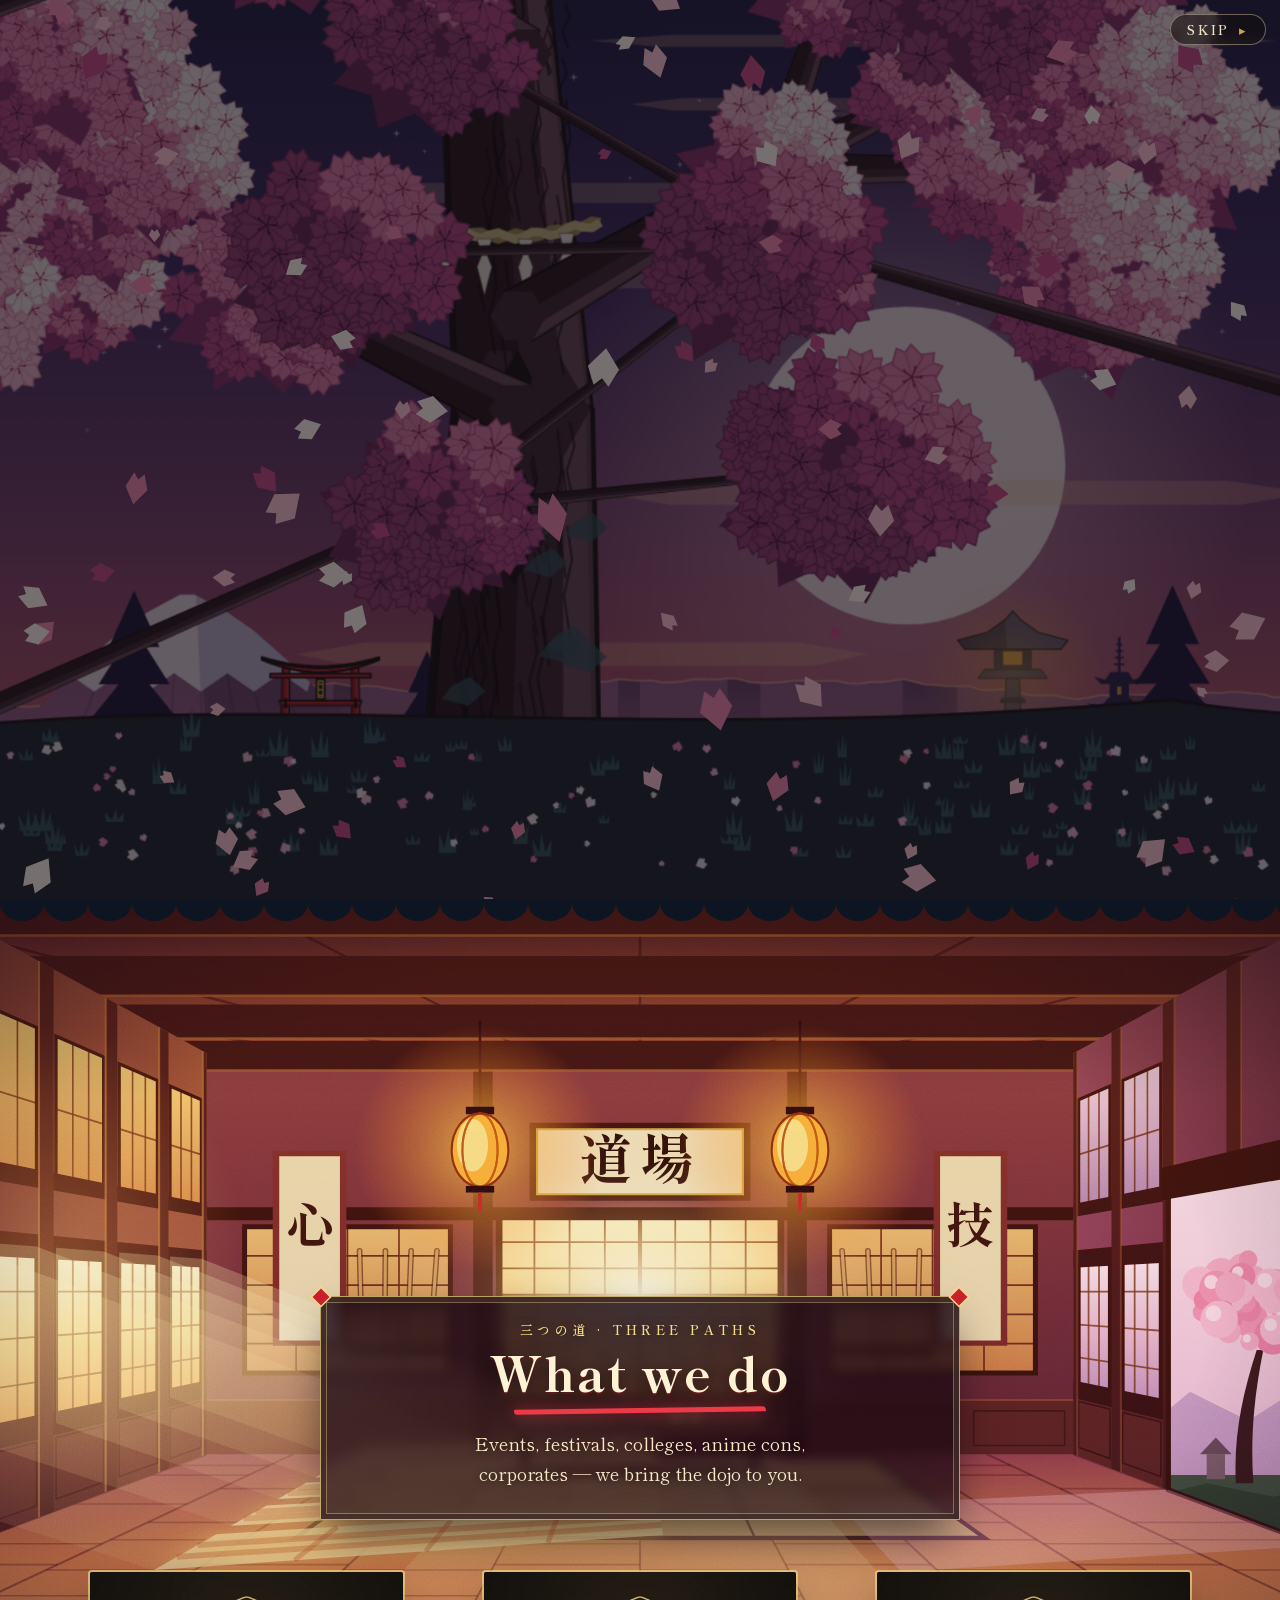
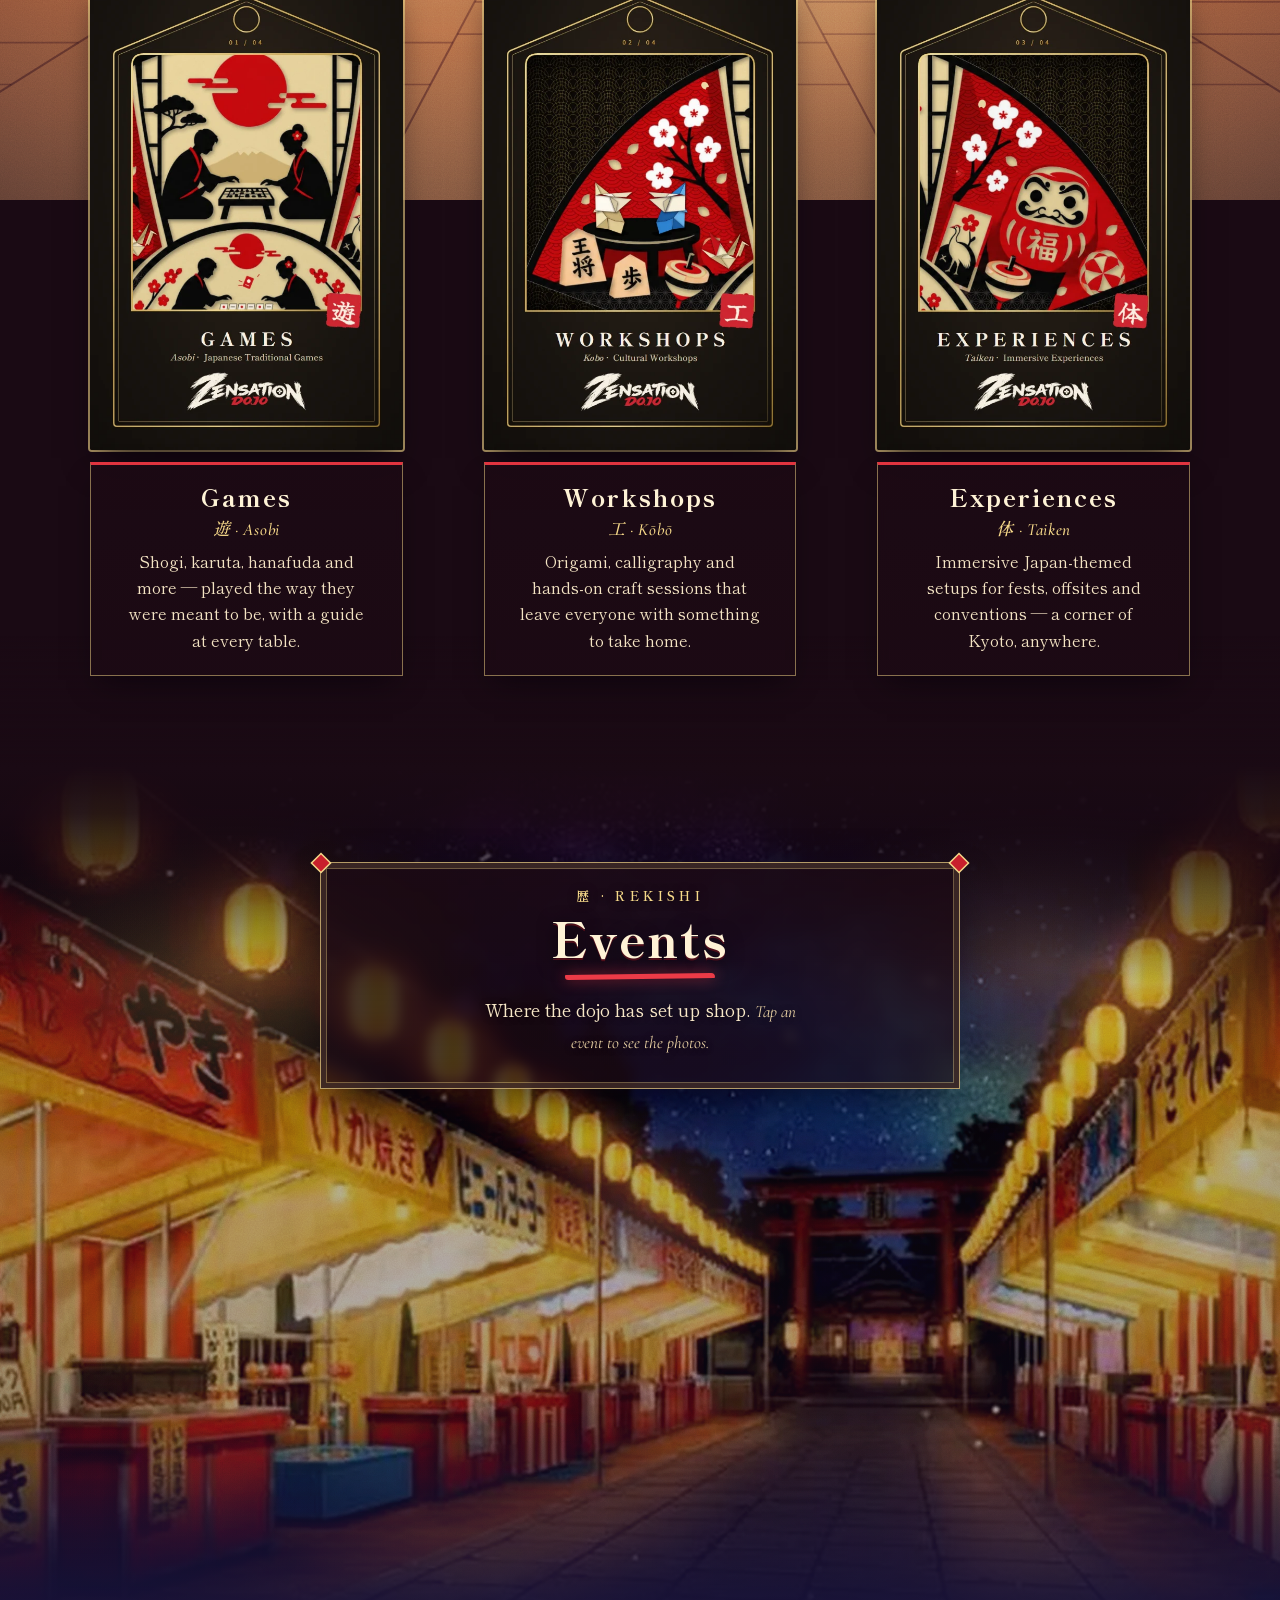
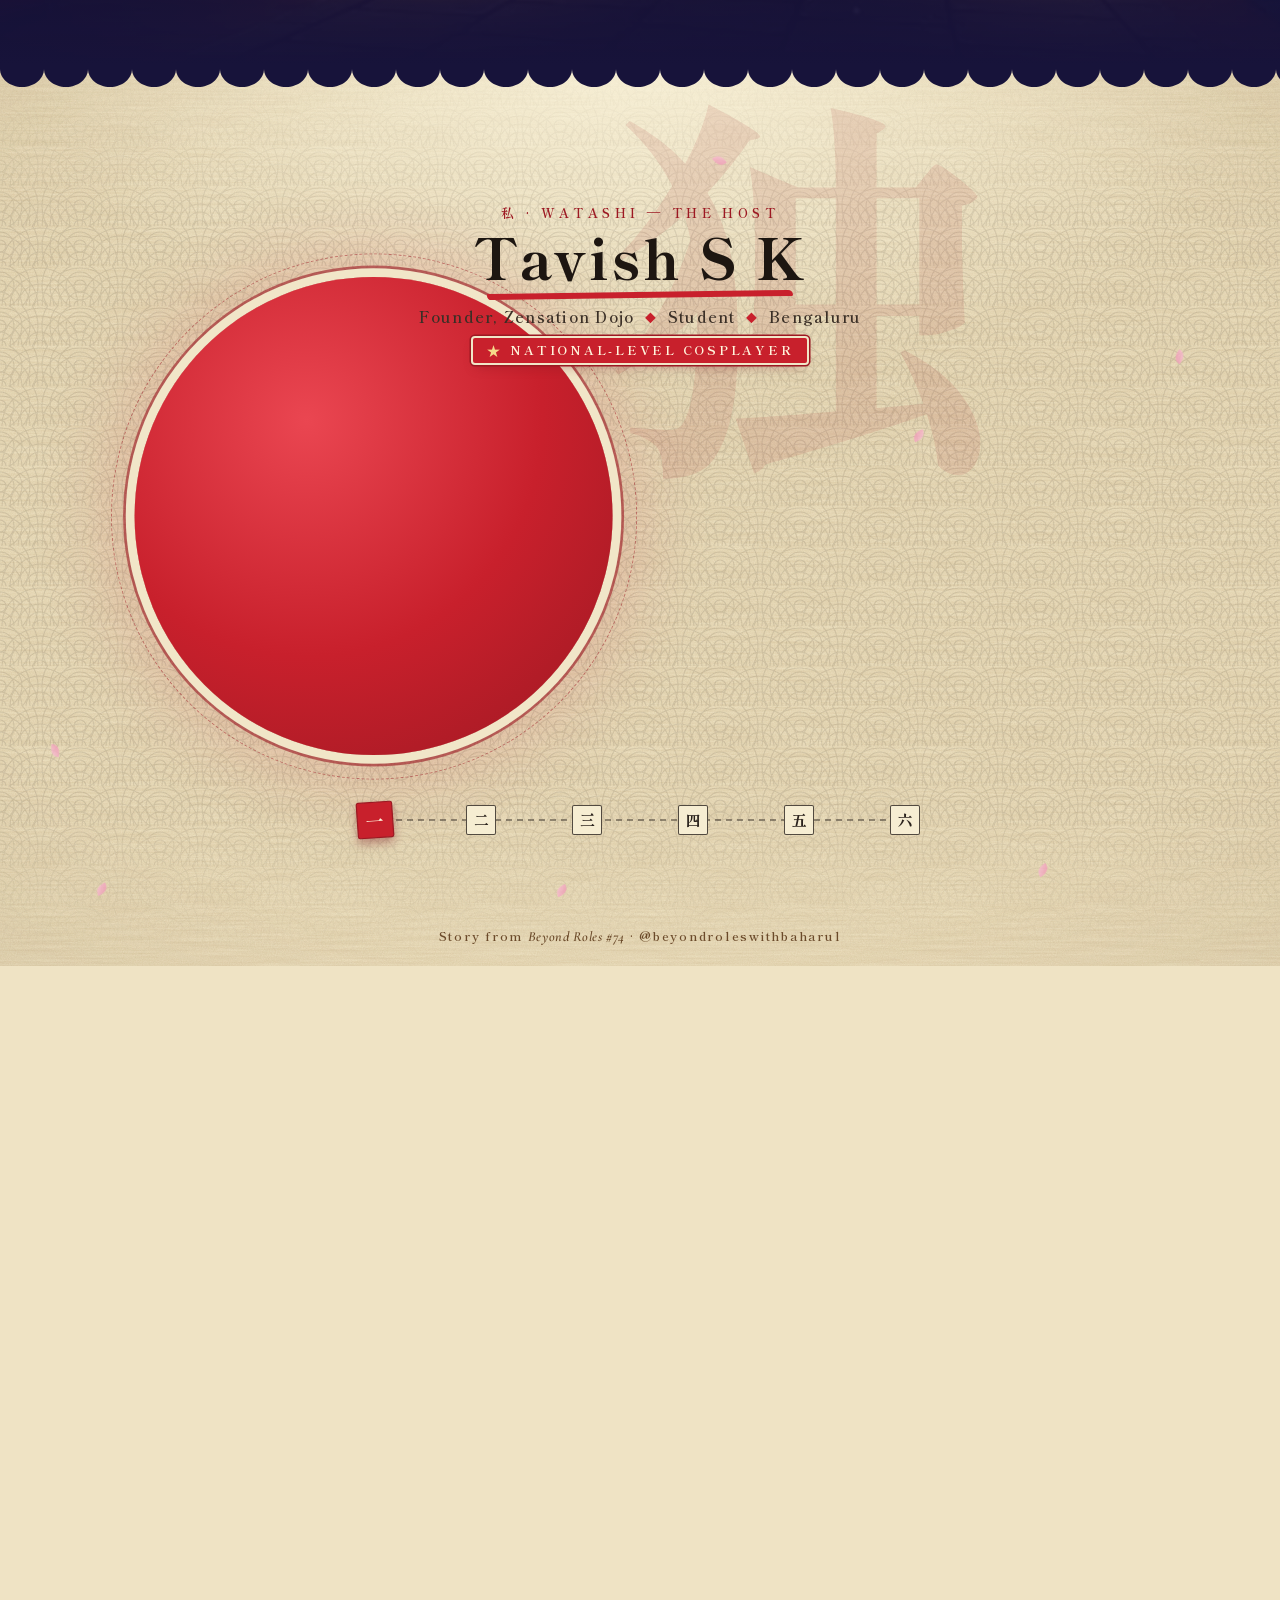
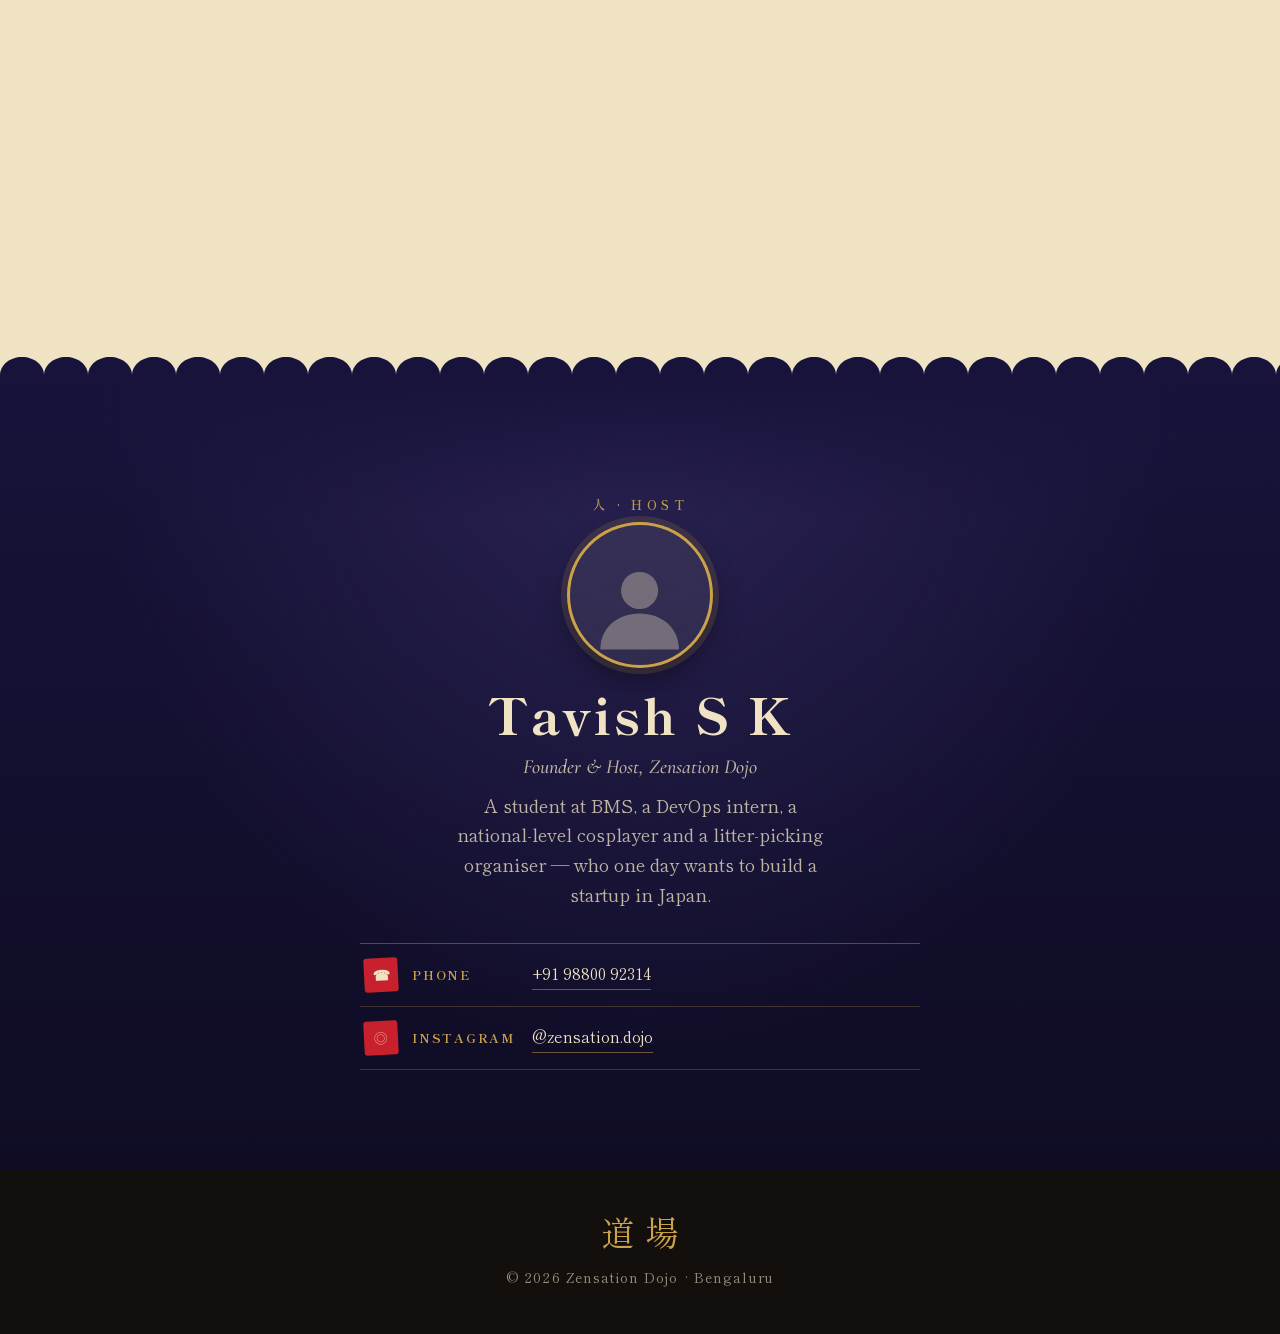
<file: website/index.html>
<!doctype html>
<html lang="en">
<head>
<meta charset="utf-8">
<meta name="viewport" content="width=device-width,initial-scale=1,viewport-fit=cover">
<title>Zensation Dojo — Where every game reveals a piece of Japan</title>
<meta name="description" content="Zensation Dojo brings traditional Japanese games, workshops and immersive experiences to colleges, festivals, anime cons and corporates in Bengaluru.">
<meta name="theme-color" content="#14123a">
<link rel="preconnect" href="https://fonts.googleapis.com">
<link rel="preconnect" href="https://fonts.gstatic.com" crossorigin>
<link href="https://fonts.googleapis.com/css2?family=Cormorant+Garamond:ital,wght@0,500;0,700;1,500&family=Shippori+Mincho:wght@400;600;800&display=swap" rel="stylesheet">
<link rel="stylesheet" href="css/style.css">
<link rel="stylesheet" href="css/about.css">
<noscript><style>.reveal{opacity:1!important;transform:none!important}.skip{display:none!important}body.intro-on{overflow:auto}.scroll,.hero__content,.hero__scrim,.hero__down{opacity:1!important;pointer-events:auto!important;transform:none!important}.stage-loading{display:none}</style></noscript>
</head>
<body class="intro-on">

<button id="skip" class="skip" type="button" aria-label="Skip intro">Skip <b>▸</b></button>

<!-- ═════════ SCROLL MENU ═════════ -->
<nav class="scroll" id="scroll" aria-label="Main menu">
  <span class="roller roller--top" aria-hidden="true"></span>
  <div class="sheet">
    <button class="scroll__toggle" id="scrollToggle" type="button" aria-expanded="false" aria-controls="scrollList">
      <span class="scroll__label">MENU</span><span class="scroll__jp" aria-hidden="true">目次</span>
    </button>
    <div class="scroll__list" id="scrollList">
      <div class="scroll__clip">
        <ul>
          <li><a href="#home"><i>家</i><span>Home<em>Ie</em></span></a></li>
          <li><a href="#games"><i>遊</i><span>Games<em>Asobi</em></span></a></li>
          <li><a href="#workshops"><i>工</i><span>Workshops<em>Kōbō</em></span></a></li>
          <li><a href="#experiences"><i>体</i><span>Experiences<em>Taiken</em></span></a></li>
          <li class="is-key"><a href="#events"><i>歴</i><span>Events<em>Rekishi</em></span></a></li>
          <li><a href="#about"><i>私</i><span>About Tavish<em>Watashi</em></span></a></li>
        </ul>
        <div class="scroll__foot">
          <span class="orn" aria-hidden="true">✿</span>
          <a class="scroll__contact" href="#profile" aria-label="Contact — Tavish S K" title="Contact">
            <svg viewBox="0 0 24 24" width="26" height="26" aria-hidden="true"><circle cx="12" cy="8" r="4" fill="currentColor"/><path d="M4 21c0-4.2 3.6-7 8-7s8 2.8 8 7z" fill="currentColor"/></svg>
          </a>
          <span class="hanko-mini" aria-hidden="true">道場</span>
        </div>
      </div>
    </div>
  </div>
  <span class="roller roller--bottom" aria-hidden="true"></span>
  <span class="tassel" aria-hidden="true"><i class="cord"></i><i class="bead"></i><i class="fringe"></i></span>
</nav>

<main>

<!-- ═════════ HOME: the film's final scene stays as the backdrop ═════════ -->
<section class="hero" id="home">
  <div class="hero__stage" id="stage" aria-hidden="true"><div class="stage-loading"><span>道場</span></div></div>
  <h1 class="sr-only">Zensation Dojo 道場 — where every game reveals a piece of Japan</h1>
  <div class="hero__scrim" aria-hidden="true"></div>
  <div class="hero__content">
    <p class="hero__tag">Where every game reveals a piece of&nbsp;Japan.</p>
    <div class="hero__cta">
      <a class="btn btn--red" id="bookBtn" href="https://wa.me/919880092314?text=Hi%20Zensation%20Dojo%2C%20I%27d%20like%20to%20book%20an%20event." target="_blank" rel="noopener">Book Us <span aria-hidden="true">予約</span></a>
      <a class="btn btn--ghost" href="#events">Events</a>
    </div>
  </div>
  <a class="hero__down" href="#games" aria-label="Scroll down"><span></span></a>
</section>

<!-- ═════════ WHAT WE DO ═════════ -->
<section class="paper dojo" id="what">
  <!-- the dojo interior: a locked camera frame that stays put while the cards scroll over it -->
  <div class="dojo__stage" aria-hidden="true">
    <div class="dojo__cam">
      <div class="dojo__world" id="dojoWorld"></div>
      <div class="dojo__bloom"></div>
      <div class="dojo__grade"></div>
      <div class="dojo__scrim"></div>
      <div class="dojo__vig"></div>
      <div class="dojo__grain"></div>
    </div>
  </div>
  <header class="sec-head">
    <p class="kicker">三つの道 · Three paths</p>
    <h2>What we do</h2>
    <p class="lede">Events, festivals, colleges, anime cons, corporates — we bring the dojo to you.</p>
  </header>
  <div class="cards">
    <article class="card reveal" id="games">
      <img src="assets/card-01-games.webp" alt="Games — Asobi, Japanese traditional games" width="600" height="918" loading="lazy">
      <div class="card__body">
        <h3>Games <small>遊 · Asobi</small></h3>
        <p>Shogi, karuta, hanafuda and more — played the way they were meant to be, with a guide at every table.</p>
      </div>
    </article>
    <article class="card reveal" id="workshops">
      <img src="assets/card-02-workshops.webp" alt="Workshops — Kōbō, cultural workshops" width="600" height="918" loading="lazy">
      <div class="card__body">
        <h3>Workshops <small>工 · Kōbō</small></h3>
        <p>Origami, calligraphy and hands-on craft sessions that leave everyone with something to take home.</p>
      </div>
    </article>
    <article class="card reveal" id="experiences">
      <img src="assets/card-03-experiences.webp" alt="Experiences — Taiken, immersive experiences" width="600" height="918" loading="lazy">
      <div class="card__body">
        <h3>Experiences <small>体 · Taiken</small></h3>
        <p>Immersive Japan-themed setups for fests, offsites and conventions — a corner of Kyoto, anywhere.</p>
      </div>
    </article>
  </div>
</section>

<!-- ═════════ EVENTS ═════════ -->
<section class="paper fest" id="events">
  <!-- festival-street backdrop: sticky frame so the art never stretches to the section height -->
  <div class="fest__stage" aria-hidden="true">
    <div class="fest__cam">
      <div class="fest__art"></div>
      <div class="fest__glow"></div>
      <div class="fest__scrim"></div>
      <div class="fest__vig"></div>
      <div class="fest__grain"></div>
    </div>
  </div>
  <header class="sec-head">
    <p class="kicker">歴 · Rekishi</p>
    <h2>Events</h2>
    <p class="lede">Where the dojo has set up shop. <em>Tap an event to see the photos.</em></p>
  </header>
  <div class="events" id="eventList"></div>
</section>

<!-- ═════════ ABOUT TAVISH — a six-scene emaki (picture scroll) ═════════
     Words come from the "Beyond Roles #74" feature. The three cut-out portraits sit left/right of the text; on wide screens
     the stage pins and the scenes change as you scroll (Framer Motion, js/about.js), on phones the scenes simply stack. -->
<section class="about" id="about" aria-labelledby="aboutTitle">
  <div class="about__track" id="aboutTrack">
    <div class="about__pin" id="aboutPin">

      <div class="about__bg" aria-hidden="true">
        <div class="about__wash" id="aboutWash"></div>
        <div class="about__waves"></div>
        <div class="about__sun" id="aboutSun"></div>
        <span class="about__ghost" id="aboutGhost">独</span>
        <div class="about__petals" id="aboutPetals"></div>
        <div class="about__grain"></div>
      </div>

      <!-- the three cut-outs (wide screens: they travel between the left and right edge) -->
      <div class="about__figs" aria-hidden="true">
        <img class="fig fig--hat" data-fig="hat" src="assets/about-hat.webp" alt="" width="656" height="870" loading="lazy" decoding="async">
        <img class="fig fig--sweep" data-fig="sweep" src="assets/about-sweep.webp" alt="" width="717" height="895" loading="lazy" decoding="async">
        <img class="fig fig--double" data-fig="double" src="assets/about-double.webp" alt="" width="518" height="785" loading="lazy" decoding="async">
      </div>

      <div class="about__main">
        <header class="about__head">
          <p class="kicker">私 · Watashi — the host</p>
          <h2 id="aboutTitle">Tavish S K</h2>
          <p class="about__role">Founder, Zensation Dojo <i aria-hidden="true">◆</i> Student <i aria-hidden="true">◆</i> Bengaluru</p>
          <p class="about__badge"><span aria-hidden="true">★</span> National-level cosplayer</p>
        </header>

        <div class="about__chaps" id="aboutChaps">

          <!-- 一 · the quote -->
          <article class="chap" data-i="0" data-kanji="独">
            <figure class="chap__fig" aria-hidden="true"><img src="assets/about-hat.webp" alt="" width="656" height="870" loading="lazy" decoding="async"></figure>
            <div class="chap__panel">
              <span class="chap__seal" aria-hidden="true">一</span>
              <p class="chap__tag" data-in>Beyond Roles · #74</p>
              <blockquote class="chap__quote" data-in>If I enter a room, I have to be <b>the most unique person in it.</b></blockquote>
              <p class="chap__lead" data-in>Tavish means it. A student, a founder, a cosplayer, and a litter-picking organiser. <b>All at once.</b></p>
              <ul class="chips" data-in>
                <li class="chip chip--hot"><b>Nationals</b><small>first handmade cosplay</small></li>
                <li class="chip"><b>SpoGomi</b><small>litter-picking sport</small></li>
                <li class="chip"><b>Japan</b><small>where he wants to build</small></li>
              </ul>
            </div>
          </article>

          <!-- 二 · who is he -->
          <article class="chap" data-i="1" data-kanji="人">
            <figure class="chap__fig" aria-hidden="true"><img src="assets/about-sweep.webp" alt="" width="717" height="895" loading="lazy" decoding="async"></figure>
            <div class="chap__panel">
              <span class="chap__seal" aria-hidden="true">二</span>
              <h3 data-in>Who is he?</h3>
              <p data-in>Tavish SK is a student at BMS who <b>recently started his own venture, Zensation Dojo.</b> “I haven’t done a lot of things,” he says, and then lists all of this:</p>
              <ul class="hats" data-in aria-label="All the hats he wears">
                <li class="chip chip--hot"><b>Founder</b><small>Zensation Dojo</small></li>
                <li class="chip"><b>Student</b><small>at BMS</small></li>
                <li class="chip"><b>DevOps</b><small>intern</small></li>
                <li class="chip"><b>2 NGOs</b><small>core organiser</small></li>
                <li class="chip"><b>Football</b><small>captain &amp; coach</small></li>
                <li class="chip"><b>SpoGomi</b><small>core committee</small></li>
              </ul>
            </div>
          </article>

          <!-- 三 · how did it start -->
          <article class="chap" data-i="2" data-kanji="始">
            <figure class="chap__fig" aria-hidden="true"><img src="assets/about-double.webp" alt="" width="518" height="785" loading="lazy" decoding="async"></figure>
            <div class="chap__panel">
              <span class="chap__seal" aria-hidden="true">三</span>
              <h3 data-in>How did it start?</h3>
              <p data-in>Bishop Cotton Boys’ School, then Kumarans for PUC — <b>“the best decision I could ever take.”</b> A curious kid who kept asking why.</p>
              <blockquote class="chap__aside" data-in>“Education from an institute and being literate are two different things.”</blockquote>
              <p class="chap__next" data-in>Then came <b>Comic&nbsp;Con.</b></p>
            </div>
          </article>

          <!-- 四 · cosplay -->
          <article class="chap" data-i="3" data-kanji="衣">
            <figure class="chap__fig" aria-hidden="true"><img src="assets/about-hat.webp" alt="" width="656" height="870" loading="lazy" decoding="async"></figure>
            <div class="chap__panel">
              <span class="chap__seal" aria-hidden="true">四</span>
              <h3 data-in>How did cosplay happen?</h3>
              <p data-in>Four years ago he went to his first Comic Con wearing the flashiest things he could find at home — and <b>people assumed he was cosplaying.</b> “Okay, let me make a story around it.” He created his own character, <b>Jigoku no Punk.</b></p>
              <ol class="path" data-in aria-label="From a flashy outfit to Nationals">
                <li><b>Outfit</b><small>whatever was flashiest</small></li>
                <li><b>Own character</b><small>Jigoku no Punk</small></li>
                <li><b>Handmade</b><small>stitched from scratch</small></li>
                <li class="is-last"><b>Nationals</b><small>selected</small></li>
              </ol>
              <p class="chap__aside chap__aside--plain" data-in>“Anime changed my life.”</p>
            </div>
          </article>

          <!-- 五 · SpoGomi -->
          <article class="chap" data-i="4" data-kanji="拾">
            <figure class="chap__fig" aria-hidden="true"><img src="assets/about-sweep.webp" alt="" width="717" height="895" loading="lazy" decoding="async"></figure>
            <div class="chap__panel">
              <span class="chap__seal" aria-hidden="true">五</span>
              <h3 data-in>And he picks up litter <em>as a sport.</em></h3>
              <p data-in><b>SpoGomi</b> is a Japanese competition where teams race to collect rubbish. He was a supervisor in 2025 and is now on its core committee. The hardest part? People asking why he is cleaning a park that isn’t his.</p>
              <p data-in>In Japan, which he visited in 2024, he saw busy streets left spotless and children who clean their own classrooms. <b>That is the civic sense he wants here.</b></p>
            </div>
          </article>

          <!-- 六 · what else, and where next -->
          <article class="chap" data-i="5" data-kanji="夢">
            <figure class="chap__fig" aria-hidden="true"><img src="assets/about-double.webp" alt="" width="518" height="785" loading="lazy" decoding="async"></figure>
            <div class="chap__panel">
              <span class="chap__seal" aria-hidden="true">六</span>
              <h3 data-in>What else does he love?</h3>
              <p data-in>He loves science and runs a movement called <b>Cosmic Unravelers.</b> Music, poetry, chess and football fill the rest.</p>
              <ul class="chips chips--sm" data-in aria-label="Interests">
                <li class="chip"><b>Music</b></li><li class="chip"><b>Poetry</b></li><li class="chip"><b>Chess</b></li><li class="chip chip--hot"><b>Football</b></li>
              </ul>
              <p data-in>His best memory? <b>Going to Japan, in 2024.</b> Next he wants to learn as much as he can across every field, and one day <b>build a startup in Japan.</b></p>
              <p class="chap__cta" data-in><a class="btn btn--red" href="https://wa.me/919880092314?text=Hi%20Tavish%2C%20I%27d%20like%20to%20bring%20Zensation%20Dojo%20to%20my%20event." target="_blank" rel="noopener">Say hello <span aria-hidden="true">挨拶</span></a></p>
            </div>
          </article>

        </div>

        <ol class="about__rail" id="aboutRail" aria-label="Story chapters">
          <li><button type="button" aria-label="Chapter 1 — the quote">一</button></li>
          <li><button type="button" aria-label="Chapter 2 — who is he">二</button></li>
          <li><button type="button" aria-label="Chapter 3 — how did it start">三</button></li>
          <li><button type="button" aria-label="Chapter 4 — cosplay">四</button></li>
          <li><button type="button" aria-label="Chapter 5 — SpoGomi">五</button></li>
          <li><button type="button" aria-label="Chapter 6 — what else he loves">六</button></li>
        </ol>
        <p class="about__credit">Story from <em>Beyond Roles #74</em> · @beyondroleswithbaharul</p>
      </div>

    </div>
  </div>
</section>

<!-- ═════════ PROFILE / CONTACT ═════════ -->
<section class="profile" id="profile">
  <div class="profile__inner reveal">
    <p class="kicker kicker--light">人 · Host</p>
    <div class="avatar" aria-label="Profile photo placeholder">
      <svg viewBox="0 0 100 100" aria-hidden="true"><circle cx="50" cy="38" r="17" fill="currentColor"/><path d="M14 92c0-20 16-33 36-33s36 13 36 33z" fill="currentColor"/></svg>
    </div>
    <h2>Tavish S K</h2>
    <p class="role">Founder &amp; Host, Zensation Dojo</p>
    <p class="bio">A student at BMS, a DevOps intern, a national-level cosplayer and a litter-picking organiser — who one day wants to build a startup in Japan.</p>
    <ul class="links">
      <li><span class="ico">☎</span><b>Phone</b><a class="val" href="tel:+919880092314">+91 98800 92314</a></li>
      <li><span class="ico">◎</span><b>Instagram</b><a class="val" href="https://instagram.com/zensation.dojo" target="_blank" rel="noopener">@zensation.dojo</a></li>
    </ul>
  </div>
</section>

</main>

<footer class="foot">
  <div class="foot__mark">道場</div>
  <p>© <span id="yr">2026</span> Zensation Dojo · Bengaluru</p>
</footer>

<script src="vendor/gsap.min.js"></script>
<script src="js/intro.js"></script>
<script src="data/events.js"></script>
<script src="js/site.js"></script>
<script src="js/dojo.js"></script>
<script src="vendor/motion.min.js"></script>
<script src="js/about.js"></script>
</body>
</html>
</file>
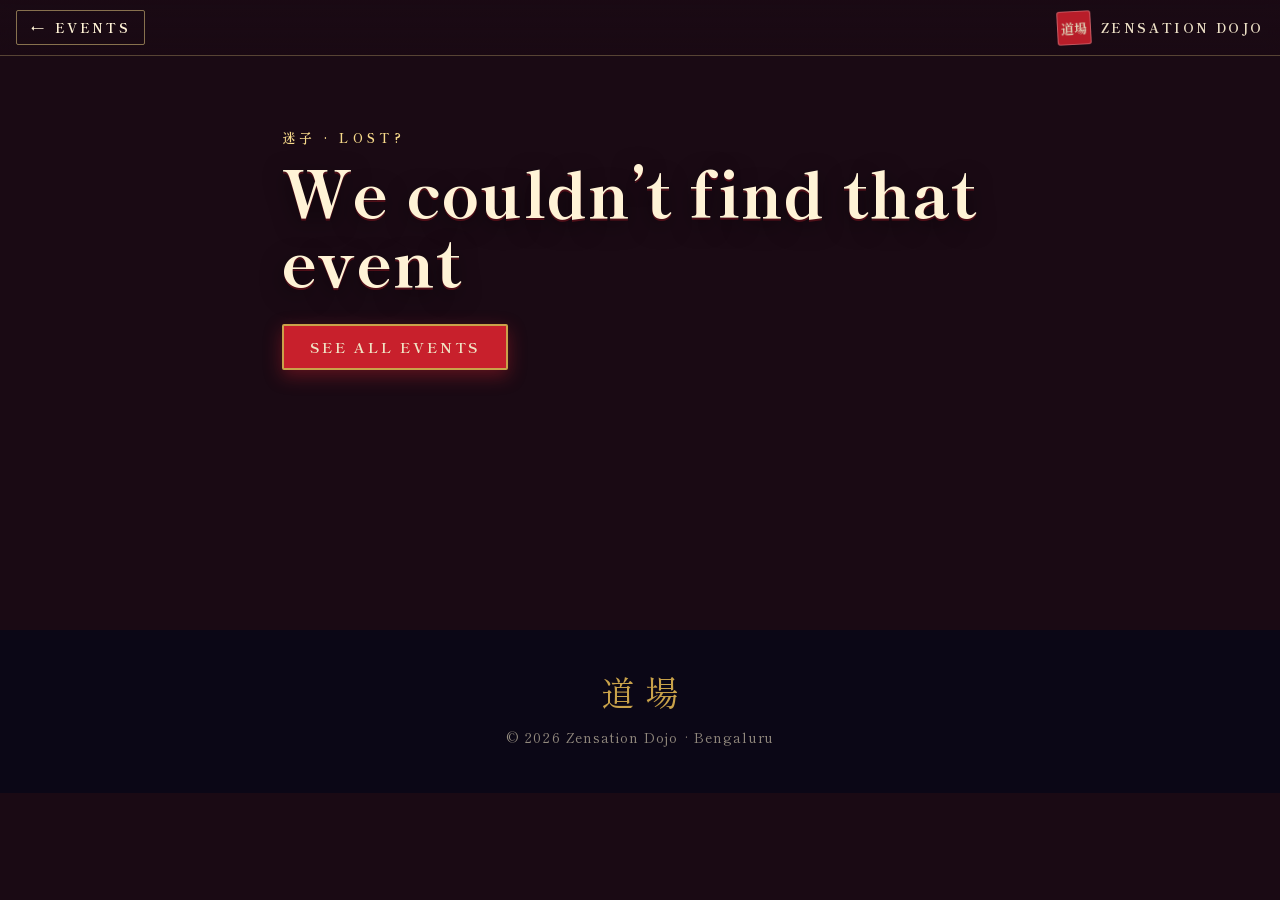
<file: website/event.html>
<!doctype html>
<html lang="en">
<head>
<meta charset="utf-8">
<meta name="viewport" content="width=device-width,initial-scale=1,viewport-fit=cover">
<title>Event — Zensation Dojo</title>
<meta name="description" content="Photos and the story from a Zensation Dojo event.">
<meta name="theme-color" content="#1a0a14">
<link rel="preconnect" href="https://fonts.googleapis.com">
<link rel="preconnect" href="https://fonts.gstatic.com" crossorigin>
<link href="https://fonts.googleapis.com/css2?family=Cormorant+Garamond:ital,wght@0,500;0,700;1,500&family=Shippori+Mincho:wght@400;600;800&display=swap" rel="stylesheet">
<link rel="stylesheet" href="css/style.css">
<link rel="stylesheet" href="css/event.css">
</head>
<body class="ev">

<header class="ev-bar">
  <a class="ev-bar__back" href="index.html#events"><span aria-hidden="true">←</span> Events</a>
  <a class="ev-bar__brand" href="index.html" aria-label="Zensation Dojo — home"><i aria-hidden="true">道場</i><span>Zensation Dojo</span></a>
</header>

<main id="evMain" aria-live="polite"></main>

<noscript><p class="ev-noscript">This page needs JavaScript to show the event photos. <a href="index.html#events">Back to events</a></p></noscript>

<footer class="ev-foot">
  <div class="ev-foot__mark" aria-hidden="true">道場</div>
  <p>© <span id="yr"></span> Zensation Dojo · Bengaluru</p>
</footer>

<script src="data/events.js"></script>
<script src="js/event.js"></script>
</body>
</html>
</file>
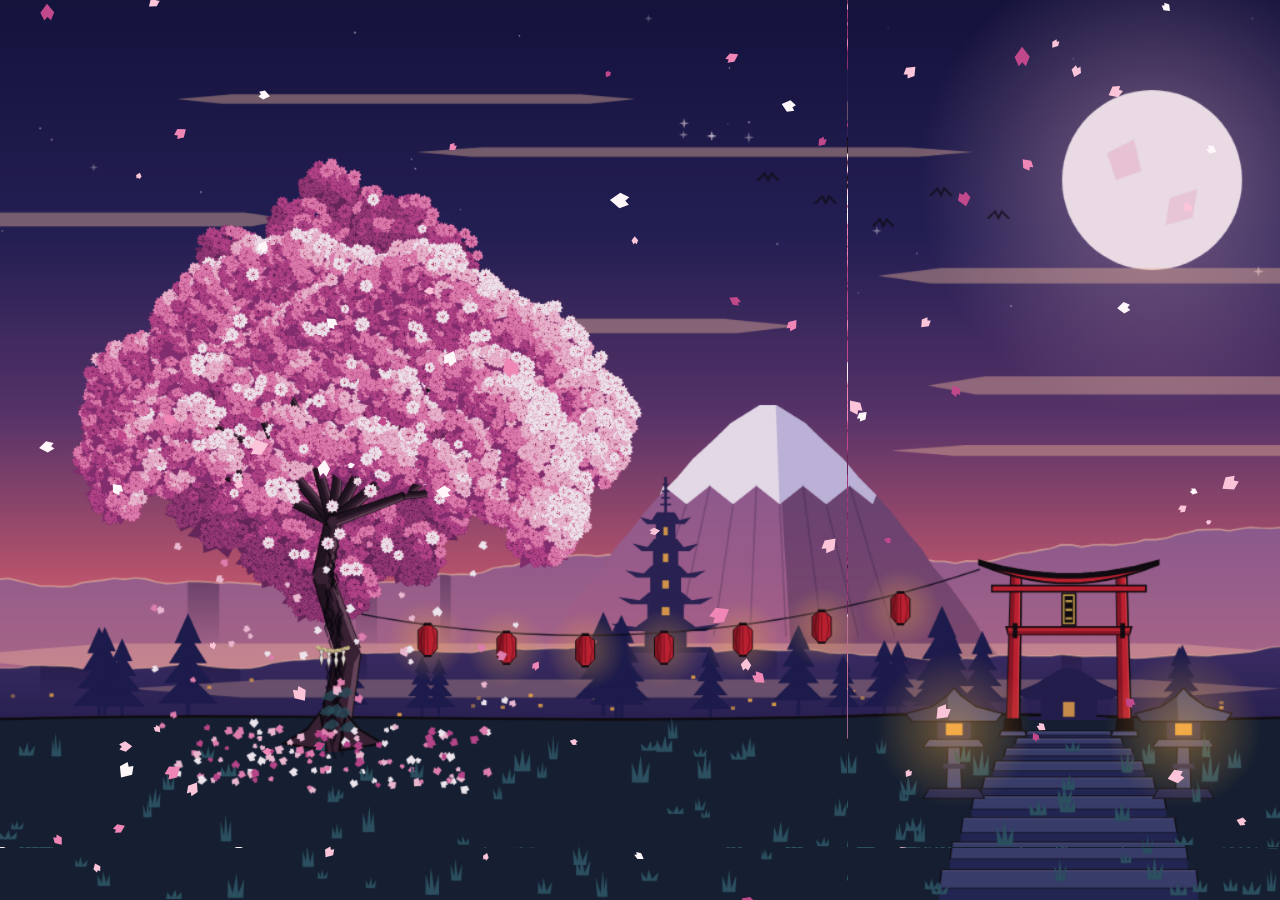
<file: website/intro-test.html>
<!doctype html>
<html lang="en"><head><meta charset="utf-8"><meta name="viewport" content="width=device-width,initial-scale=1">
<title>intro test</title>
<style>html,body{margin:0;height:100%;background:#130f0d;overflow:hidden}#intro{position:fixed;inset:0;overflow:hidden}</style>
</head><body>
<div id="intro"></div>
<script src="vendor/gsap.min.js"></script>
<script src="js/intro.js"></script>
<script>
  const root = document.getElementById('intro');
  const t0 = performance.now();
  ZensationIntro.create({ root, fanSrc: 'assets/fan.webp', wordmarkSrc: 'assets/wordmark.webp' })
    .then(f => { window.__intro = f; window.__buildMs = Math.round(performance.now() - t0); window.__ready = true; })
    .catch(e => { window.__err = String(e && e.stack || e); console.error(window.__err); window.__ready = true; });
</script>
</body></html>
</file>
<file: website/css/style.css>
/* ZENSATION DOJO — vintage Japanese: washi paper, sumi ink, vermilion, gold */
:root{
  --ink:#130f0d; --sumi:#2a221c; --night:#14123a; --hero-end:#17133a;
  --washi:#f1e6c8; --washi-2:#e8d9ae; --washi-3:#f8f0da;
  --red:#c8202c; --red-deep:#9c1822; --gold:#c9a24a; --cream:#efe3c4; --pink:#f6b8cf;
  --serif:'Shippori Mincho','Yu Mincho','Hiragino Mincho ProN','Noto Serif JP',serif;
  --italic:'Cormorant Garamond','Shippori Mincho',Georgia,serif;
  --seal-shadow:0 0 0 2px rgba(201,162,74,.9),0 6px 14px rgba(0,0,0,.35);
}
*{box-sizing:border-box}
html{scroll-behavior:smooth;-webkit-text-size-adjust:100%}
body{margin:0;background:var(--ink);color:var(--sumi);font-family:var(--serif);font-size:17px;line-height:1.65;overflow-x:hidden}
body.intro-on{overflow:hidden}
img{max-width:100%;display:block}
a{color:inherit}
:focus-visible{outline:2px solid var(--gold);outline-offset:3px}
h1,h2,h3{margin:0;font-weight:800;line-height:1.15}

/* ───────── intro film (lives inside the hero and stays as its backdrop) ───────── */
.sr-only{position:absolute;width:1px;height:1px;margin:-1px;padding:0;overflow:hidden;clip:rect(0 0 0 0);white-space:nowrap;border:0}
.stage-loading{position:absolute;inset:0;z-index:30;display:grid;place-items:center;background:var(--ink);color:var(--cream);font-size:44px;letter-spacing:.3em;animation:pulse 1.4s ease-in-out infinite}
.stage-loading span{writing-mode:vertical-rl;text-orientation:upright;padding-left:.3em}
@keyframes pulse{50%{opacity:.45}}
.skip{display:none;position:fixed;z-index:100;right:14px;top:calc(14px + env(safe-area-inset-top));background:rgba(19,15,13,.55);color:var(--cream);border:1px solid rgba(239,227,196,.4);border-radius:999px;padding:8px 16px;font:600 13px/1 var(--serif);letter-spacing:.2em;text-transform:uppercase;cursor:pointer;backdrop-filter:blur(4px)}
.skip b{font-weight:400;margin-left:4px;color:var(--gold)}
.skip:hover{background:rgba(200,32,44,.75)}
body.intro-on .skip{display:block}

/* ───────── SCROLL MENU (hanging scroll, unrolls on tap) ───────── */
.scroll{position:fixed;z-index:70;left:12px;top:calc(12px + env(safe-area-inset-top));width:164px;transition:width .65s cubic-bezier(.22,.8,.2,1),opacity .6s ease;filter:drop-shadow(0 10px 16px rgba(0,0,0,.5))}
.scroll.open{width:min(88vw,312px)}
body.intro-on .scroll{opacity:0;pointer-events:none}
/* rollers: lacquered wood with grain, gold end caps */
.roller{display:block;position:relative;height:20px;border-radius:10px;z-index:2;
  background:
    linear-gradient(180deg,rgba(255,226,170,.55) 0,rgba(255,226,170,0) 28%,rgba(0,0,0,0) 56%,rgba(0,0,0,.5) 100%),
    repeating-linear-gradient(90deg,rgba(0,0,0,0) 0 7px,rgba(0,0,0,.16) 7px 8px,rgba(255,220,160,.07) 8px 14px,rgba(0,0,0,.1) 14px 15px),
    linear-gradient(180deg,#8d5f35,#4a2c16 55%,#2b190d);
  box-shadow:inset 0 1px 0 rgba(255,225,170,.4),0 2px 0 rgba(0,0,0,.35)}
.roller::before,.roller::after{content:'';position:absolute;top:-4px;width:14px;height:28px;border-radius:6px;
  background:radial-gradient(circle,#3b2a0c 0 1.8px,transparent 2.4px) 50% 50%/100% 100% no-repeat,linear-gradient(90deg,#7a5a1c,#f4d77f 38%,#a27d28 68%,#6b4c14);
  box-shadow:inset 0 0 0 1.5px rgba(70,45,10,.55),0 2px 3px rgba(0,0,0,.5)}
.roller::before{left:-6px}.roller::after{right:-6px}
.roller--top{margin-bottom:-6px}.roller--bottom{margin-top:-6px}
/* parchment: fibres, grain, foxing, darkened edges, double ink frame with red corner studs */
.sheet{position:relative;margin:0 8px;z-index:1;
  background:
    radial-gradient(circle at 17% 24%,rgba(150,90,30,.17) 0 8px,transparent 10px),
    radial-gradient(circle at 84% 62%,rgba(150,90,30,.15) 0 11px,transparent 13px),
    radial-gradient(circle at 34% 90%,rgba(150,90,30,.13) 0 6px,transparent 8px),
    radial-gradient(circle at 70% 10%,rgba(150,90,30,.1) 0 5px,transparent 7px),
    radial-gradient(ellipse at 50% 0,rgba(255,250,225,.6),transparent 62%),
    linear-gradient(90deg,rgba(110,70,25,.4) 0,rgba(110,70,25,0) 11%,rgba(110,70,25,0) 89%,rgba(110,70,25,.4) 100%),
    url("data:image/svg+xml;utf8,<svg xmlns='http://www.w3.org/2000/svg' width='300' height='300'><filter id='f'><feTurbulence type='fractalNoise' baseFrequency='.012 .5' numOctaves='3'/><feColorMatrix values='0 0 0 0 .4  0 0 0 0 .26  0 0 0 0 .1  0 0 0 .28 0'/></filter><rect width='300' height='300' filter='url(%23f)'/></svg>"),
    url("data:image/svg+xml;utf8,<svg xmlns='http://www.w3.org/2000/svg' width='220' height='220'><filter id='n'><feTurbulence type='fractalNoise' baseFrequency='.9' numOctaves='2' stitchTiles='stitch'/><feColorMatrix values='0 0 0 0 .45  0 0 0 0 .3  0 0 0 0 .1  0 0 0 .22 0'/></filter><rect width='220' height='220' filter='url(%23n)'/></svg>"),
    linear-gradient(180deg,#eadcb2,#dcc794 55%,#e6d5a8);
  box-shadow:inset 0 9px 11px -6px rgba(70,40,10,.5),inset 0 -9px 11px -6px rgba(70,40,10,.5)}
.sheet::before{content:'';position:absolute;inset:9px 9px;border:1.5px solid rgba(70,35,10,.55);outline:1px solid rgba(70,35,10,.28);outline-offset:3px;pointer-events:none;
  background:
    radial-gradient(circle,#b3202c 0 2.6px,transparent 3.3px) -5px -5px/10px 10px no-repeat,
    radial-gradient(circle,#b3202c 0 2.6px,transparent 3.3px) right -5px top -5px/10px 10px no-repeat,
    radial-gradient(circle,#b3202c 0 2.6px,transparent 3.3px) -5px bottom -5px/10px 10px no-repeat,
    radial-gradient(circle,#b3202c 0 2.6px,transparent 3.3px) right -5px bottom -5px/10px 10px no-repeat}
.scroll__toggle{position:relative;display:flex;align-items:center;justify-content:space-between;width:100%;min-height:48px;padding:14px 20px 12px;background:none;border:0;cursor:pointer;color:var(--sumi);font-family:var(--serif);-webkit-tap-highlight-color:transparent}
.scroll__label{font-weight:800;font-size:15px;letter-spacing:.24em;white-space:nowrap}
.scroll__jp{font-weight:600;font-size:14px;color:var(--red-deep);letter-spacing:.06em;position:relative;white-space:nowrap}
.scroll__jp::after{content:'▾';margin-left:6px;display:inline-block;transition:transform .5s;font-size:11px;color:var(--sumi)}
.scroll.open .scroll__jp::after{transform:rotate(180deg)}
.scroll__list{display:grid;grid-template-rows:0fr;transition:grid-template-rows .85s cubic-bezier(.22,.8,.2,1)}
.scroll.open .scroll__list{grid-template-rows:1fr}
.scroll__clip{overflow:hidden;min-height:0}
.scroll ul{list-style:none;margin:0;padding:0 18px}
.scroll li a{position:relative;display:flex;align-items:center;gap:12px;min-height:52px;padding:8px 6px;text-decoration:none;border-top:1px dashed rgba(70,40,10,.35);opacity:0;transform:translateY(-10px);
  transition:opacity .45s,transform .45s,background-size .35s;background:url("data:image/svg+xml;utf8,<svg xmlns='http://www.w3.org/2000/svg' viewBox='0 0 200 12' preserveAspectRatio='none'><path d='M2 7 C30 2 60 11 100 6 S170 3 198 7' stroke='%23c8202c' stroke-width='4.5' fill='none' stroke-linecap='round' opacity='.7'/></svg>") left bottom 2px/0% 7px no-repeat;-webkit-tap-highlight-color:transparent}
.scroll.open li a{opacity:1;transform:none}
.scroll.open li:nth-child(1) a{transition-delay:.2s,.2s,0s}.scroll.open li:nth-child(2) a{transition-delay:.28s,.28s,0s}
.scroll.open li:nth-child(3) a{transition-delay:.36s,.36s,0s}.scroll.open li:nth-child(4) a{transition-delay:.44s,.44s,0s}
.scroll.open li:nth-child(5) a{transition-delay:.52s,.52s,0s}
.scroll.open li:nth-child(6) a{transition-delay:.6s,.6s,0s}
.scroll li a:hover,.scroll li a:focus-visible,.scroll li a[aria-current="true"]{background-size:100% 7px}
.scroll li i{flex:none;display:grid;place-items:center;width:36px;height:36px;background:var(--red);color:var(--cream);font:normal 600 20px/1 var(--serif);border-radius:3px;transform:rotate(-3deg);box-shadow:inset 0 0 0 1px rgba(255,255,255,.28),0 2px 3px rgba(60,20,10,.35);transition:transform .25s}
.scroll li a:hover i,.scroll li a:focus-visible i{transform:rotate(2deg) scale(1.06)}
.scroll li a[aria-current="true"] i{box-shadow:0 0 0 2px var(--gold),inset 0 0 0 1px rgba(255,255,255,.3)}
.scroll li span{font-weight:800;font-size:17px;line-height:1.1;color:var(--sumi)}
.scroll li em{display:block;font:italic 500 14px/1.2 var(--italic);color:#6b4a2a;margin-top:2px}
.scroll li.is-key span,.scroll li a[aria-current="true"] span{color:var(--red-deep)}
.scroll a:focus-visible,.scroll button:focus-visible{outline:2px solid #4a0d14;outline-offset:2px;border-radius:3px}
.scroll__foot{display:grid;grid-template-columns:1fr auto 1fr;align-items:center;gap:8px;padding:6px 22px 20px}
.scroll__contact{display:grid;place-items:center;width:56px;height:56px;border-radius:50%;background:var(--red);color:var(--cream);box-shadow:var(--seal-shadow);text-decoration:none;opacity:0;transform:scale(.6);transition:opacity .4s .6s,transform .5s .6s cubic-bezier(.3,1.5,.5,1),filter .2s;position:relative;-webkit-tap-highlight-color:transparent}
.scroll.open .scroll__contact{opacity:1;transform:none}
.scroll__contact[aria-current="true"]{box-shadow:0 0 0 3px #f4d77f,0 6px 14px rgba(0,0,0,.35)}
.scroll__contact::after{content:'';position:absolute;inset:-7px;border-radius:50%;border:1px solid var(--red);opacity:0;animation:ring 2.4s ease-out infinite}
@keyframes ring{0%{transform:scale(.85);opacity:.7}100%{transform:scale(1.25);opacity:0}}
.scroll__contact:hover{filter:brightness(1.12)}
.orn{justify-self:start;font-size:22px;line-height:1;color:rgba(160,30,44,.65)}
.hanko-mini{justify-self:end;display:grid;place-items:center;width:26px;height:44px;background:var(--red);color:var(--cream);font:600 14px/1.05 var(--serif);writing-mode:vertical-rl;text-orientation:upright;letter-spacing:.04em;border-radius:2px;transform:rotate(3deg);box-shadow:inset 0 0 0 1px rgba(255,255,255,.28)}
/* the tassel hanging from the bottom roller */
.tassel{position:absolute;left:50%;top:100%;width:0;height:0;margin-top:2px;transform-origin:50% 0;animation:sway 4.6s ease-in-out infinite alternate;pointer-events:none}
.tassel i{position:absolute;display:block}
.tassel .cord{left:-1.5px;top:-4px;width:3px;height:24px;background:linear-gradient(var(--red),var(--red-deep));border-radius:2px}
.tassel .bead{left:-5.5px;top:18px;width:11px;height:11px;border-radius:50%;background:radial-gradient(circle at 35% 30%,#fff3c0,#c9a24a 55%,#7a5a1c);box-shadow:0 1px 2px rgba(0,0,0,.5)}
.tassel .fringe{left:-9px;top:27px;width:18px;height:34px;background:repeating-linear-gradient(90deg,var(--red) 0 2px,var(--red-deep) 2px 3px,#e24a55 3px 4px);clip-path:polygon(22% 0,78% 0,100% 100%,0 100%);border-radius:0 0 3px 3px}
@keyframes sway{from{transform:rotate(-5deg)}to{transform:rotate(5deg)}}

/* ───────── hero ───────── */
.hero{position:relative;height:100svh;min-height:560px;overflow:hidden;background:#0e1522;color:var(--cream);text-align:center}
.hero__stage{position:absolute;inset:0;overflow:hidden;background:#14123a}
.hero__scrim{position:absolute;left:0;right:0;bottom:0;height:44%;z-index:2;pointer-events:none;background:linear-gradient(180deg,rgba(14,12,34,0) 0,rgba(14,12,34,.55) 62%,rgba(14,12,34,.82));transition:opacity 1s ease .2s}
.hero__content{position:absolute;left:0;right:0;bottom:clamp(22px,5.5svh,52px);z-index:3;display:flex;flex-direction:column;align-items:center;gap:clamp(12px,2.2svh,20px);padding:0 16px;transition:opacity 1s ease .25s,transform 1s cubic-bezier(.2,.8,.2,1) .25s}
body.intro-on .hero__content,body.intro-on .hero__scrim,body.intro-on .hero__down{opacity:0;transform:translateY(18px);pointer-events:none}
.hero__tag{position:relative;z-index:2;margin:0;font:italic 500 clamp(19px,3.2vw,28px)/1.35 var(--italic);letter-spacing:.04em;color:var(--cream);text-shadow:0 2px 12px rgba(0,0,0,.6);max-width:30ch}
.hero__cta{position:relative;z-index:2;display:flex;flex-wrap:wrap;justify-content:center;gap:12px}
.btn{display:inline-flex;align-items:center;gap:10px;padding:14px 26px;border-radius:2px;text-decoration:none;font:700 14px/1 var(--serif);letter-spacing:.2em;text-transform:uppercase;transition:transform .2s,background .2s,box-shadow .2s;border:2px solid var(--gold)}
.btn span{font-weight:600;letter-spacing:.1em;opacity:.8}
.btn--red{background:var(--red);color:var(--cream);box-shadow:0 6px 18px rgba(200,32,44,.4)}
.btn--red:hover{background:var(--red-deep);transform:translateY(-2px)}
.btn--ghost{background:rgba(19,15,13,.35);color:var(--cream);border-color:rgba(239,227,196,.5)}
.btn--ghost:hover{border-color:var(--gold);transform:translateY(-2px)}
.hero__down{display:none;position:absolute;z-index:2;left:50%;bottom:18px;width:26px;height:42px;margin-left:-13px;border:2px solid rgba(239,227,196,.5);border-radius:14px}
.hero__down span{position:absolute;left:50%;top:7px;width:4px;height:8px;margin-left:-2px;border-radius:2px;background:var(--gold);animation:nudge 1.8s ease-in-out infinite}
@keyframes nudge{0%{transform:translateY(0);opacity:1}70%{transform:translateY(14px);opacity:0}100%{opacity:0}}

/* ───────── paper sections ───────── */
.paper{position:relative;padding:clamp(76px,10vw,110px) 18px clamp(60px,8vw,90px);background:
  url("data:image/svg+xml;utf8,<svg xmlns='http://www.w3.org/2000/svg' width='300' height='300'><filter id='n'><feTurbulence type='fractalNoise' baseFrequency='.8' numOctaves='3' stitchTiles='stitch'/><feColorMatrix values='0 0 0 0 .4  0 0 0 0 .28  0 0 0 0 .1  0 0 0 .12 0'/></filter><rect width='300' height='300' filter='url(%23n)'/></svg>"),
  var(--washi)}
.paper--deep{background:
  url("data:image/svg+xml;utf8,<svg xmlns='http://www.w3.org/2000/svg' width='300' height='300'><filter id='n'><feTurbulence type='fractalNoise' baseFrequency='.8' numOctaves='3' stitchTiles='stitch'/><feColorMatrix values='0 0 0 0 .4  0 0 0 0 .28  0 0 0 0 .1  0 0 0 .14 0'/></filter><rect width='300' height='300' filter='url(%23n)'/></svg>"),
  var(--washi-2)}
.paper::before{content:'';position:absolute;left:0;right:0;top:-1px;height:22px;background:url("data:image/svg+xml;utf8,<svg xmlns='http://www.w3.org/2000/svg' width='44' height='22'><path d='M0 0H44V4C44 14 34 22 22 22C10 22 0 14 0 4Z' fill='%230e1522'/></svg>") repeat-x}
.paper--deep::before{background-image:url("data:image/svg+xml;utf8,<svg xmlns='http://www.w3.org/2000/svg' width='44' height='22'><path d='M0 0H44V4C44 14 34 22 22 22C10 22 0 14 0 4Z' fill='%231a0a14'/></svg>")}
.sec-head{text-align:center;max-width:620px;margin:0 auto clamp(30px,5vw,52px)}
.kicker{margin:0 0 8px;font:600 13px/1 var(--serif);letter-spacing:.34em;text-transform:uppercase;color:var(--red)}
.kicker--light{color:var(--gold)}
.sec-head h2{font-size:clamp(32px,6vw,48px);letter-spacing:.04em;position:relative;display:inline-block;padding-bottom:14px}
.sec-head h2::after{content:'';position:absolute;left:8%;right:8%;bottom:0;height:5px;background:var(--red);border-radius:3px 12px 3px 10px;transform:rotate(-.8deg)}
.lede{margin:16px auto 0;max-width:38ch;color:#4a3a2c}
.lede em{font-family:var(--italic);font-size:.95em;color:#7a6650}

/* cards (services) */
.cards{display:grid;grid-template-columns:1fr;gap:34px;justify-items:center;max-width:1100px;margin:0 auto}
.card{width:min(100%,330px);text-align:center;transition:transform .35s cubic-bezier(.2,.8,.2,1)}
.card img{width:100%;height:auto;border-radius:14px;box-shadow:0 18px 30px -12px rgba(20,12,4,.55),0 0 0 1px rgba(201,162,74,.45)}
.card:hover{transform:translateY(-8px) rotate(-.6deg)}
.card h3{margin-top:18px;font-size:24px;letter-spacing:.08em}
.card h3 small{display:block;margin-top:4px;font:italic 500 17px var(--italic);color:var(--red-deep);letter-spacing:.04em}
.card p{margin:8px auto 0;max-width:30ch;font-size:15.5px;color:#4a3a2c}

/* ───────── WHAT WE DO — the dojo interior ─────────
   Colour script: amber key light (#ffd27a) against plum shadow (#2a1530), sakura pink as the one cool accent.
   Grade stack, bottom → top: world · bloom (screen) · plum/amber grade (soft-light) · legibility scrim · vignette · grain. */
.dojo{--gold-hi:#f6d98a;--cream-hi:#fff3d6;--plum:#1a0a14;min-height:100svh;background:var(--plum);color:var(--cream-hi);isolation:isolate}
.dojo::before{z-index:4}
.dojo::after{content:'';position:absolute;left:0;right:0;bottom:0;height:130px;z-index:3;pointer-events:none;background:linear-gradient(180deg,rgba(26,10,20,0),var(--plum))}
.dojo{padding-top:clamp(300px,44svh,460px)}      /* wide establishing shot first — the dojo is uncovered until the heading scrolls in */
.dojo > .sec-head,.dojo > .cards{position:relative;z-index:5}
.dojo .cards{gap:clamp(70px,9svh,96px)}
.dojo__stage{position:absolute;inset:0;z-index:0;clip-path:inset(0)}
.dojo__cam{position:sticky;top:0;height:100svh;min-height:560px;overflow:hidden;background:var(--plum)}
.dojo__world,.dojo__bloom,.dojo__grade,.dojo__scrim,.dojo__vig,.dojo__grain{position:absolute;inset:0}
.dojo__world{transform-origin:50% 43.5%;will-change:transform}
.dojo__world svg{display:block;width:100%;height:100%}
.dojo__bloom{pointer-events:none;mix-blend-mode:screen;opacity:.9;
  background:
    radial-gradient(ellipse 28% 24% at 50% 46%,rgba(255,214,130,.55),transparent 70%),
    radial-gradient(ellipse 22% 40% at 4% 42%,rgba(255,170,80,.4),transparent 70%),
    radial-gradient(ellipse 30% 22% at 62% 78%,rgba(255,196,110,.28),transparent 70%)}
.dojo__grade{pointer-events:none;mix-blend-mode:soft-light;background:linear-gradient(180deg,rgba(255,176,84,.6) 0,rgba(244,128,108,.34) 48%,rgba(128,56,150,.32) 100%)}
.dojo__scrim{pointer-events:none;background:linear-gradient(180deg,rgba(26,10,20,.34) 0,rgba(26,10,20,.04) 22%,rgba(26,10,20,.06) 60%,rgba(26,10,20,.34) 100%)}
.dojo__vig{pointer-events:none;background:radial-gradient(ellipse 85% 75% at 50% 45%,transparent 52%,rgba(18,6,22,.55) 100%)}
.dojo__grain{pointer-events:none;mix-blend-mode:overlay;opacity:.16;background:url("data:image/svg+xml;utf8,<svg xmlns='http://www.w3.org/2000/svg' width='220' height='220'><filter id='g'><feTurbulence type='fractalNoise' baseFrequency='.85' numOctaves='2' stitchTiles='stitch'/><feColorMatrix values='0 0 0 0 1  0 0 0 0 1  0 0 0 0 1  0 0 0 .9 0'/></filter><rect width='220' height='220' filter='url(%23g)'/></svg>")}

/* motion — transform and opacity only; everything pauses when the section is off screen */
.dojo__world *{animation-play-state:paused}
.dojo.is-live .dojo__world *{animation-play-state:running}
.dojo .sun{opacity:0;transition:opacity 1.6s ease-out}
.dojo.is-lit .sun{opacity:1}
.dojo .beam{animation:beam 8s ease-in-out infinite alternate}
@keyframes beam{from{opacity:.55}to{opacity:1}}
.dojo .lamp{animation:flicker 3.1s steps(1,end) infinite}
@keyframes flicker{0%{opacity:1}18%{opacity:.86}27%{opacity:.97}46%{opacity:.82}58%{opacity:1}79%{opacity:.9}100%{opacity:1}}
.dojo .lantern{animation:lsway 5.2s ease-in-out infinite alternate}
@keyframes lsway{from{transform:rotate(-1.4deg)}to{transform:rotate(1.4deg)}}
.dojo .mote{animation:mote 12s linear infinite;opacity:0}
@keyframes mote{0%{transform:translate(0,0);opacity:0}15%{opacity:.9}80%{opacity:.6}100%{transform:translate(var(--dx),var(--dy));opacity:0}}
.dojo .petal{animation:petal 20s linear infinite;transform:translate(var(--sx),-40px);opacity:0}
.dojo .petal--near{transform-box:fill-box}
@keyframes petal{
  0%{transform:translate(var(--sx),-40px) rotate(0);opacity:0}
  8%{opacity:.95}
  90%{opacity:.9}
  100%{transform:translate(calc(var(--sx) + var(--dx)),1120px) rotate(var(--r));opacity:0}}

/* type on a dark lacquer plaque — always on a solid, high-contrast surface */
.dojo .sec-head{max-width:640px;padding:26px 26px 30px;
  background:linear-gradient(180deg,rgba(28,10,20,.84),rgba(28,10,20,.7));
  border:1px solid rgba(246,217,138,.7);
  box-shadow:inset 0 0 0 5px rgba(28,10,20,.65),inset 0 0 0 6px rgba(246,217,138,.38),0 22px 44px -10px rgba(8,2,10,.65);
  backdrop-filter:blur(6px);-webkit-backdrop-filter:blur(6px)}
.dojo .sec-head::before,.dojo .sec-head::after{content:'';position:absolute;top:-6px;width:12px;height:12px;background:var(--red);transform:rotate(45deg);box-shadow:0 0 0 1.5px var(--gold-hi)}
.dojo .sec-head::before{left:-6px}.dojo .sec-head::after{right:-6px}
.dojo .kicker{color:var(--gold-hi);text-shadow:0 1px 8px rgba(0,0,0,.6)}
.dojo .sec-head h2{color:var(--cream-hi);text-shadow:0 2px 0 rgba(120,20,30,.6),0 4px 18px rgba(0,0,0,.65)}
.dojo .sec-head h2::after{background:#ec3b47;box-shadow:0 0 14px rgba(236,59,71,.65)}
.dojo .lede{color:#f8e8c8;text-shadow:0 1px 6px rgba(0,0,0,.55)}
.dojo .card img{border-radius:2px;box-shadow:0 20px 34px -12px rgba(8,2,10,.8),0 0 0 2px rgba(246,217,138,.7)}
.dojo .card__body{margin-top:12px;padding:18px 18px 22px;
  background:linear-gradient(180deg,rgba(28,10,20,.92),rgba(28,10,20,.84));
  border:1px solid rgba(246,217,138,.5);border-top:3px solid #e0343f;
  box-shadow:0 14px 28px -10px rgba(8,2,10,.7);backdrop-filter:blur(5px);-webkit-backdrop-filter:blur(5px)}
.dojo .card h3{margin-top:0;color:var(--cream-hi)}
.dojo .card h3 small{color:var(--gold-hi)}
.dojo .card p{color:#f4e4c4;font-size:16px}

/* ───────── PREVIOUS EVENTS — night festival street (matsuri) ─────────
   Blends both ways: the top edge is the dojo's plum (#1a0a14), the bottom edge is the profile's indigo (#17133a),
   so there is no hard seam. Stack, bottom → top: art · lantern glow (screen) · legibility scrim · vignette · grain. */
.fest{--plum:#1a0a14;--indigo:#17133a;--gold-hi:#f6d98a;--cream-hi:#fff3d6;min-height:100svh;background:var(--plum);color:var(--cream-hi);isolation:isolate;
  padding-top:clamp(70px,8vw,96px);padding-bottom:clamp(50px,6vw,80px)}
.fest::before{display:none}
.fest > .sec-head,.fest > .events{position:relative;z-index:5}
.fest__stage{position:absolute;inset:0;z-index:0;clip-path:inset(0);background:linear-gradient(180deg,var(--plum),#1b0f2c 55%,var(--indigo))}
.fest__cam{position:sticky;top:0;height:100svh;min-height:520px;overflow:hidden}
.fest__art{position:absolute;inset:0;background:url("../assets/events-festival.webp") 50% 58%/cover no-repeat;filter:saturate(1.08) contrast(1.04)}
.fest__glow{position:absolute;inset:0;pointer-events:none;mix-blend-mode:screen;opacity:.8;animation:lanternGlow 4.6s ease-in-out infinite alternate;
  background:
    radial-gradient(ellipse 30% 26% at 18% 22%,rgba(255,196,96,.42),transparent 70%),
    radial-gradient(ellipse 30% 26% at 82% 22%,rgba(255,196,96,.42),transparent 70%),
    radial-gradient(ellipse 16% 22% at 50% 52%,rgba(255,150,90,.4),transparent 70%)}
@keyframes lanternGlow{from{opacity:.55}to{opacity:.95}}
.fest__scrim{position:absolute;inset:0;pointer-events:none;background:linear-gradient(180deg,rgba(26,10,20,.2),rgba(20,10,30,.34) 45%,rgba(20,12,44,.46))}
.fest__vig{position:absolute;inset:0;pointer-events:none;background:radial-gradient(ellipse 90% 80% at 50% 48%,transparent 50%,rgba(14,6,24,.6) 100%)}
.fest__grain{position:absolute;inset:0;pointer-events:none;mix-blend-mode:overlay;opacity:.16;background:url("data:image/svg+xml;utf8,<svg xmlns='http://www.w3.org/2000/svg' width='220' height='220'><filter id='g'><feTurbulence type='fractalNoise' baseFrequency='.85' numOctaves='2' stitchTiles='stitch'/><feColorMatrix values='0 0 0 0 1  0 0 0 0 1  0 0 0 0 1  0 0 0 .9 0'/></filter><rect width='220' height='220' filter='url(%23g)'/></svg>")}
/* the seam masks — solid colour at each edge, fading into the art */
.fest__stage::before,.fest__stage::after{content:'';position:absolute;left:0;right:0;z-index:2;pointer-events:none}
.fest__stage::before{top:0;height:clamp(150px,24svh,320px);background:linear-gradient(180deg,var(--plum) 0,rgba(26,10,20,.9) 22%,rgba(26,10,20,.45) 62%,rgba(26,10,20,0))}
.fest__stage::after{bottom:0;height:clamp(170px,28svh,380px);background:linear-gradient(0deg,var(--indigo) 0,rgba(23,19,58,.92) 24%,rgba(23,19,58,.5) 62%,rgba(23,19,58,0))}

/* heading on a dark lacquer plaque, same language as the dojo above */
.fest .sec-head{max-width:640px;padding:26px 26px 30px;
  background:linear-gradient(180deg,rgba(28,10,20,.84),rgba(28,10,20,.7));
  border:1px solid rgba(246,217,138,.7);
  box-shadow:inset 0 0 0 5px rgba(28,10,20,.65),inset 0 0 0 6px rgba(246,217,138,.38),0 22px 44px -10px rgba(8,2,10,.65);
  backdrop-filter:blur(6px);-webkit-backdrop-filter:blur(6px)}
.fest .sec-head::before,.fest .sec-head::after{content:'';position:absolute;top:-6px;width:12px;height:12px;background:var(--red);transform:rotate(45deg);box-shadow:0 0 0 1.5px var(--gold-hi)}
.fest .sec-head::before{left:-6px}.fest .sec-head::after{right:-6px}
.fest .kicker{color:var(--gold-hi);text-shadow:0 1px 8px rgba(0,0,0,.6)}
.fest .sec-head h2{color:var(--cream-hi);text-shadow:0 2px 0 rgba(120,20,30,.6),0 4px 18px rgba(0,0,0,.65)}
.fest .sec-head h2::after{background:#ec3b47;box-shadow:0 0 14px rgba(236,59,71,.65)}
.fest .lede{color:#f8e8c8;text-shadow:0 1px 6px rgba(0,0,0,.55)}
.fest .lede em{color:#ead2a4}
.fest .event{color:var(--sumi);box-shadow:0 18px 30px -12px rgba(8,2,10,.8),0 0 28px -6px rgba(255,170,80,.28)}

/* events */
.events{display:flex;gap:18px;overflow-x:auto;scroll-snap-type:x mandatory;padding:6px 18px 26px;margin:0 -18px;-webkit-overflow-scrolling:touch}
.event{flex:0 0 min(78vw,300px);scroll-snap-align:center;position:relative;background:var(--washi-3);border:2px solid var(--red);outline:1px solid var(--red);outline-offset:-7px;border-radius:4px;box-shadow:0 14px 22px -12px rgba(20,12,4,.5)}
.event__link{display:block;text-decoration:none;color:inherit;-webkit-tap-highlight-color:transparent}
.event__img{position:relative;aspect-ratio:16/9;margin:12px 12px 0;overflow:hidden;background:var(--night)}
.event__img img{width:100%;height:100%;object-fit:cover;transition:transform .8s cubic-bezier(.2,.8,.2,1),filter .5s}
.event__link:hover .event__img img,.event__link:focus-visible .event__img img{transform:scale(1.06)}
.event__count{position:absolute;left:10px;bottom:10px;padding:5px 10px;background:rgba(19,15,13,.78);color:var(--cream);font:600 11px/1 var(--serif);letter-spacing:.16em;text-transform:uppercase;border:1px solid rgba(239,227,196,.4)}
.event__go{display:inline-flex;align-items:center;gap:8px;margin-top:12px;font:700 12px/1 var(--serif);letter-spacing:.22em;text-transform:uppercase;color:var(--red-deep)}
.event__go::after{content:"";width:26px;height:2px;background:currentColor;position:relative;transition:width .3s;box-shadow:6px 0 0 -0px transparent}
.event__link:hover .event__go::after{width:42px}
.event__link:focus-visible{outline:2px solid var(--gold);outline-offset:4px}
.event__ph{position:absolute;inset:0;display:grid;place-items:center;color:rgba(246,184,207,.9);font-size:84px;font-weight:800;
  background:radial-gradient(circle at 70% 25%,rgba(246,184,207,.35),transparent 40%),
  url("data:image/svg+xml;utf8,<svg xmlns='http://www.w3.org/2000/svg' width='48' height='24'><g fill='none' stroke='%232a2352' stroke-width='2'><circle cx='24' cy='24' r='22'/><circle cx='24' cy='24' r='15'/><circle cx='24' cy='24' r='8'/><circle cx='0' cy='12' r='22'/><circle cx='0' cy='12' r='15'/><circle cx='0' cy='12' r='8'/><circle cx='48' cy='12' r='22'/><circle cx='48' cy='12' r='15'/><circle cx='48' cy='12' r='8'/></g></svg>"),
  var(--night)}
.event__ph small{position:absolute;left:10px;bottom:8px;font:600 11px/1 var(--serif);letter-spacing:.24em;text-transform:uppercase;color:rgba(239,227,196,.7)}
.event__tag{position:absolute;left:10px;top:10px;padding:5px 10px;background:var(--ink);color:var(--cream);font:600 11px/1 var(--serif);letter-spacing:.2em;text-transform:uppercase}
.event__body{padding:14px 18px 20px;position:relative}
.event__body h3{font-size:19px;line-height:1.3;padding-right:46px}
.event__body p{margin:6px 0 0;font-size:14.5px;color:#5a4836}
.event__body .when{font:italic 500 16px var(--italic);color:var(--red-deep)}
.event__seal{position:absolute;right:14px;top:-20px;display:grid;place-items:center;width:40px;height:40px;background:var(--red);color:var(--cream);font:600 22px/1 var(--serif);border-radius:3px;transform:rotate(4deg);box-shadow:inset 0 0 0 1px rgba(255,255,255,.3),0 4px 8px rgba(0,0,0,.3)}

/* profile */
.profile{position:relative;padding:clamp(80px,10vw,120px) 18px clamp(70px,9vw,100px);color:var(--cream);text-align:center;scroll-margin-top:0;
  background:radial-gradient(ellipse at 50% 0,#2a2352 0,transparent 60%),linear-gradient(180deg,var(--hero-end),#0f0c24)}
.profile::before{content:'';position:absolute;left:0;right:0;top:-1px;height:140px;pointer-events:none;background:linear-gradient(180deg,var(--hero-end),rgba(23,19,58,0))}  /* continues the festival street's indigo edge — no seam */
.profile__inner{max-width:560px;margin:0 auto}
.avatar{display:grid;place-items:center;width:140px;height:140px;margin:14px auto 20px;border-radius:50%;color:rgba(239,227,196,.35);background:rgba(239,227,196,.08);box-shadow:0 0 0 3px var(--gold),0 0 0 9px rgba(201,162,74,.15),0 14px 30px rgba(0,0,0,.4);overflow:hidden}
.avatar svg{width:78%;height:78%;margin-top:12%}
.avatar img{width:100%;height:100%;object-fit:cover}
.profile.flash .avatar{animation:flash 1.6s ease-out}
@keyframes flash{0%{box-shadow:0 0 0 3px var(--gold),0 0 0 9px rgba(201,162,74,.15),0 0 0 0 rgba(246,184,207,.9)}100%{box-shadow:0 0 0 3px var(--gold),0 0 0 9px rgba(201,162,74,.15),0 0 0 50px rgba(246,184,207,0)}}
.profile h2{font-size:clamp(34px,7vw,50px);letter-spacing:.06em}
.role,.bio{margin:12px auto 0;max-width:42ch;color:rgba(239,227,196,.78)}
.role{font:italic 500 20px var(--italic)}
.links{list-style:none;margin:34px 0 0;padding:0;text-align:left;border-top:1px solid rgba(201,162,74,.4)}
.links li{display:grid;grid-template-columns:40px 112px 1fr;align-items:center;gap:8px;padding:14px 4px;border-bottom:1px solid rgba(201,162,74,.25)}
.links .ico{display:grid;place-items:center;width:34px;height:34px;background:var(--red);color:var(--cream);font:700 14px/1 var(--serif);border-radius:3px;transform:rotate(-3deg)}
.links b{font-size:12.5px;letter-spacing:.14em;text-transform:uppercase;color:var(--gold)}
.links .val{font-size:15.5px;word-break:break-word}
.links a.val{color:var(--cream);text-decoration:none;border-bottom:1px solid rgba(201,162,74,.5);justify-self:start;padding-bottom:2px}
.links a.val:hover,.links a.val:focus-visible{color:var(--gold)}
.links .val.is-empty{color:rgba(239,227,196,.42);font-style:italic;border-bottom:1px dashed rgba(239,227,196,.25);padding-bottom:2px}

/* footer */
.foot{background:var(--ink);color:rgba(239,227,196,.6);text-align:center;padding:34px 18px 44px;font-size:14px;letter-spacing:.08em}
.foot__mark{font-size:34px;color:var(--gold);letter-spacing:.3em;padding-left:.3em;margin-bottom:6px}
.foot p{margin:0}

/* reveal */
.reveal{opacity:0;transform:translateY(24px);transition:opacity .9s ease,transform .9s cubic-bezier(.2,.8,.2,1)}
.reveal.in{opacity:1;transform:none}
.card.reveal.in:hover{transform:translateY(-8px) rotate(-.6deg)}
.cards .card:nth-child(2){transition-delay:.1s}.cards .card:nth-child(3){transition-delay:.2s}

@media (max-width:899px){.fest{padding-bottom:170px}}

/* wide screens */
@media (min-width:900px){
  body{font-size:18px}
  .cards{grid-template-columns:repeat(3,1fr);gap:40px}
  .events{display:grid;grid-template-columns:repeat(auto-fit,minmax(280px,340px));justify-content:center;overflow:visible;padding:6px 0 0;margin:0 auto;max-width:1180px;gap:30px}
  .event{flex:none;width:auto}
  .scroll{left:22px;top:calc(20px + env(safe-area-inset-top))}
  .scroll{width:176px}.scroll.open{width:320px}
}
@media (prefers-reduced-motion:reduce){
  .tassel{animation:none}
  html{scroll-behavior:auto}
  *,*::before,*::after{animation-duration:.001s!important;animation-iteration-count:1!important;transition-duration:.001s!important;transition-delay:0s!important}
  .reveal{opacity:1;transform:none}
  .petals{display:none}
  .dojo .sun{opacity:1}
  .dojo__world *{animation:none!important}
}
</file>
<file: website/css/about.css>
/* ZENSATION DOJO — ABOUT TAVISH
   A six-scene emaki: washi paper, sumi ink, vermilion hanko seals, seigaiha waves.
   Default (phones, no-JS, reduced motion) = scenes stack. `.about--pinned` (set by js/about.js on wide screens)
   pins the stage and lets the scenes + the three cut-out portraits change as you scroll. */

.about{--ink2:#2a221c;--vermilion:#c8202c;--vermilion-d:#9c1822;--paper:#f8f0da;--paper2:#efe3c4;--gold2:#b98f34;
  --n:6;--scene-vh:78;
  position:relative;color:var(--ink2);background:#efe3c4;overflow:clip;scroll-margin-top:0;isolation:isolate}

/* ───── scalloped seams to the indigo night above and below ───── */
.about::before,.about::after{content:'';position:absolute;left:0;right:0;height:22px;z-index:20;pointer-events:none;
  background:url("data:image/svg+xml;utf8,<svg xmlns='http://www.w3.org/2000/svg' width='44' height='22'><path d='M0 0H44V4C44 14 34 22 22 22C10 22 0 14 0 4Z' fill='%2317133a'/></svg>") 0 0/44px 22px repeat-x}
.about::before{top:-1px}
.about::after{bottom:-1px;transform:scaleY(-1)}

/* ───── backdrop ───── */
.about__pin{position:relative;padding:clamp(70px,9vw,96px) 16px clamp(60px,8vw,84px)}
.about__bg{position:absolute;inset:0;z-index:0;pointer-events:none;overflow:hidden}
.about__wash{position:absolute;inset:0;background-color:#f1e6c8;
  background-image:
    radial-gradient(ellipse 70% 50% at 50% 0,rgba(255,250,228,.7),transparent 70%),
    url("data:image/svg+xml;utf8,<svg xmlns='http://www.w3.org/2000/svg' width='300' height='300'><filter id='f'><feTurbulence type='fractalNoise' baseFrequency='.012 .5' numOctaves='3'/><feColorMatrix values='0 0 0 0 .4  0 0 0 0 .26  0 0 0 0 .1  0 0 0 .22 0'/></filter><rect width='300' height='300' filter='url(%23f)'/></svg>"),
    url("data:image/svg+xml;utf8,<svg xmlns='http://www.w3.org/2000/svg' width='260' height='260'><filter id='n'><feTurbulence type='fractalNoise' baseFrequency='.85' numOctaves='3' stitchTiles='stitch'/><feColorMatrix values='0 0 0 0 .42  0 0 0 0 .28  0 0 0 0 .1  0 0 0 .2 0'/></filter><rect width='260' height='260' filter='url(%23n)'/></svg>")}
/* seigaiha — "blue ocean waves", drawn in sumi at very low strength */
.about__waves{position:absolute;inset:0;opacity:.11;
  background:url("data:image/svg+xml;utf8,<svg xmlns='http://www.w3.org/2000/svg' width='80' height='40' viewBox='0 0 80 40' fill='none' stroke='%232a221c' stroke-width='1.1'><g id='w'><circle cx='40' cy='40' r='38'/><circle cx='40' cy='40' r='30'/><circle cx='40' cy='40' r='22'/><circle cx='40' cy='40' r='14'/><circle cx='40' cy='40' r='6'/></g><use href='%23w' x='-40' y='-20'/><use href='%23w' x='40' y='-20'/><use href='%23w' x='-40'/><use href='%23w' x='40'/></svg>") 0 0/80px 40px;
  -webkit-mask-image:linear-gradient(180deg,transparent 0,#000 18%,#000 82%,transparent 100%);mask-image:linear-gradient(180deg,transparent 0,#000 18%,#000 82%,transparent 100%)}
.about__grain{position:absolute;inset:0;mix-blend-mode:multiply;opacity:.35;
  background:radial-gradient(ellipse 100% 90% at 50% 50%,transparent 55%,rgba(110,70,25,.32) 100%)}
.about__sun,.about__ghost,.about__petals,.about__figs{display:none}

/* ───── heading ───── */
.about__main{position:relative;z-index:3;max-width:580px;margin:0 auto}
.about__head{text-align:center;margin-bottom:clamp(30px,6vw,44px)}
.about__head .kicker{color:var(--vermilion-d)}
.about__head h2{font-size:clamp(38px,8.5vw,60px);letter-spacing:.05em;line-height:1.05;color:#1d1611;position:relative;display:inline-block;padding-bottom:16px}
.about__head h2::after{content:'';position:absolute;left:4%;right:4%;bottom:0;height:6px;background:var(--vermilion);border-radius:3px 14px 3px 12px;transform:rotate(-.8deg)}
.about__role{margin:14px 0 0;font:600 15.5px/1.4 var(--serif);letter-spacing:.08em;color:#3a2f26}
.about__role i{font-style:normal;color:var(--vermilion);margin:0 .5em;font-size:.7em;vertical-align:.12em}
.about__badge{display:inline-flex;align-items:center;gap:8px;margin:14px 0 0;padding:7px 16px;background:var(--vermilion);color:#fff4dc;font:700 12.5px/1 var(--serif);letter-spacing:.22em;text-transform:uppercase;border-radius:2px;box-shadow:0 0 0 2px #f1e6c8,0 0 0 3.5px var(--vermilion-d),0 6px 12px -4px rgba(120,20,30,.5)}
.about__badge span{color:#f6d98a;font-size:13px}

/* ───── a scene: portrait + emaki card ───── */
.about__chaps{display:flex;flex-direction:column;gap:clamp(40px,9vw,64px)}
.chap{position:relative;display:flex;flex-direction:column}
.chap__fig{position:relative;z-index:1;margin:0 0 -62px;width:min(60%,250px);align-self:flex-start;pointer-events:none}
.chap:nth-child(even) .chap__fig{align-self:flex-end}
.chap__fig::before{content:'';position:absolute;left:50%;top:50%;width:100%;aspect-ratio:1;translate:-50% -46%;border-radius:50%;z-index:-1;
  background:radial-gradient(circle at 38% 32%,#e5414b 0,var(--vermilion) 55%,var(--vermilion-d) 100%);box-shadow:0 0 0 3px #f1e6c8,0 0 0 4.5px rgba(156,24,34,.55)}
.chap__fig img{width:100%;height:auto;filter:drop-shadow(0 12px 14px rgba(42,34,28,.38))}

.chap__panel{position:relative;z-index:2;padding:30px clamp(20px,5vw,32px) 26px;background:
    url("data:image/svg+xml;utf8,<svg xmlns='http://www.w3.org/2000/svg' width='240' height='240'><filter id='n'><feTurbulence type='fractalNoise' baseFrequency='.9' numOctaves='2' stitchTiles='stitch'/><feColorMatrix values='0 0 0 0 .45  0 0 0 0 .3  0 0 0 0 .1  0 0 0 .14 0'/></filter><rect width='240' height='240' filter='url(%23n)'/></svg>"),
    linear-gradient(180deg,#fbf5e3,#f6edd2);
  border:2px solid #2a221c;outline:1px solid rgba(42,34,28,.55);outline-offset:4px;
  box-shadow:7px 8px 0 -1px rgba(42,34,28,.2),0 22px 34px -14px rgba(42,34,28,.5)}
/* gold corner brackets */
.chap__panel::before,.chap__panel::after{content:'';position:absolute;width:20px;height:20px;border:2.5px solid var(--gold2);pointer-events:none}
.chap__panel::before{left:8px;top:8px;border-right:0;border-bottom:0}
.chap__panel::after{right:8px;bottom:8px;border-left:0;border-top:0}
/* hanko numeral seal pressed on the corner */
.chap__seal{position:absolute;left:-14px;top:-18px;z-index:3;display:grid;place-items:center;width:46px;height:46px;background:var(--vermilion);color:#fff1d6;font:800 24px/1 var(--serif);
  transform:rotate(-4deg);border-radius:3px;box-shadow:inset 0 0 0 2px rgba(255,235,200,.55),inset 0 0 0 4px var(--vermilion),0 5px 8px rgba(42,34,28,.4)}

.chap h3{text-wrap:balance;font-size:clamp(25px,6.2vw,34px);line-height:1.2;letter-spacing:.02em;color:#1d1611;margin:2px 0 14px;padding-left:34px;position:relative}
.chap h3::before{content:'';position:absolute;left:0;top:.2em;width:22px;height:.9em;background:var(--vermilion);clip-path:polygon(0 50%,50% 0,100% 50%,50% 100%);transform:scale(.62)}
.chap h3 em{font:italic 600 1.04em var(--italic);color:var(--vermilion-d)}
.chap p{margin:0 0 12px;font-size:clamp(16px,4.3vw,17.5px);line-height:1.72;color:#2a221c}
.chap p:last-child{margin-bottom:0}
.chap p b,.chap blockquote b{font-weight:800;color:var(--vermilion-d)}
.chap__tag{font:700 12px/1 var(--serif)!important;letter-spacing:.3em;text-transform:uppercase;color:#6b4a2a!important;margin:0 0 14px!important}
.chap__quote{margin:0 0 16px;font:italic 600 clamp(29px,7.4vw,40px)/1.18 var(--italic);letter-spacing:.005em;color:#1d1611;position:relative;padding-left:2px}
.chap__quote::before{content:'“';position:absolute;left:-4px;top:-.38em;font:700 2.1em/1 var(--italic);color:var(--vermilion);opacity:.9}
.chap__quote{text-indent:.55em}
.chap__quote b{color:var(--vermilion-d);font-weight:700}
.chap__lead{font-size:clamp(16.5px,4.4vw,18px)!important;border-left:3px solid var(--vermilion);padding:2px 0 2px 14px}
.chap__aside{margin:14px 0 0;padding:12px 16px;background:rgba(200,32,44,.08);border:1px dashed rgba(156,24,34,.55);font:italic 600 clamp(18px,4.8vw,21px)/1.4 var(--italic);color:#4a1219}
.chap__aside--plain{background:none;border:0;border-top:1px dashed rgba(42,34,28,.35);padding:12px 0 0;border-radius:0;color:#4a1219}
.chap__next{margin-top:14px!important;padding:10px 16px;background:var(--ink2);color:#f6edd0!important;font:700 clamp(18px,4.8vw,21px)/1.2 var(--serif)!important;letter-spacing:.03em;clip-path:polygon(0 0,100% 0,calc(100% - 14px) 50%,100% 100%,0 100%)}
.chap__next b{color:#f6d98a!important}
.chap__cta{margin-top:16px!important}
.chap__cta .btn{border-color:var(--vermilion-d)}

/* chips (hats, interests) */
.chips,.hats{list-style:none;margin:14px 0 16px;padding:0;display:flex;flex-wrap:wrap;gap:8px}
.hats{display:grid;grid-template-columns:repeat(2,1fr)}
.chip{display:flex;flex-direction:column;justify-content:center;gap:2px;min-height:48px;padding:8px 12px;background:var(--paper2);border:1.5px solid rgba(42,34,28,.75);border-radius:2px;box-shadow:2px 2px 0 rgba(42,34,28,.22)}
.chip b{font:800 15.5px/1.15 var(--serif);color:#1d1611;letter-spacing:.02em}
.chip small{font:italic 600 14px/1.2 var(--italic);color:#5a4330}
.chip--hot{background:var(--vermilion);border-color:var(--vermilion-d);box-shadow:2px 2px 0 rgba(120,20,30,.45)}
.chip--hot b{color:#fff4dc}.chip--hot small{color:#ffe3c2}
.chips--sm .chip{min-height:0;padding:8px 14px}
.chips:not(.chips--sm) .chip{flex:1 1 120px}

/* the road from outfit to Nationals */
.path{list-style:none;margin:16px 0 0;padding:0;display:grid;grid-template-columns:repeat(2,1fr);gap:12px 18px;counter-reset:s}
.path li{position:relative;padding:8px 10px 9px;background:var(--paper2);border:1.5px solid rgba(42,34,28,.75);border-radius:2px;display:flex;flex-direction:column;gap:2px;box-shadow:2px 2px 0 rgba(42,34,28,.22)}
.path b{font:800 15px/1.15 var(--serif);color:#1d1611}
.path small{font:italic 600 14px/1.2 var(--italic);color:#5a4330}
.path li:not(.is-last)::after{content:'→';position:absolute;right:-17px;top:50%;translate:0 -50%;font:700 15px/1 var(--serif);color:var(--vermilion)}
.path li:nth-child(2)::after{display:none}
.path .is-last{background:var(--vermilion);border-color:var(--vermilion-d)}
.path .is-last b{color:#fff4dc}.path .is-last small{color:#ffe3c2}

/* chapter rail + credit */
.about__rail,.about__credit{display:none}
.about__credit{margin:0}

/* hidden-until-animated parts (only when Motion is running) */
.about--stacked.about--js [data-in],
.about--stacked.about--js .chap__fig,
.about--stacked.about--js .chap__seal{opacity:0}
.about--stacked.about--js .chap__panel{opacity:0}

/* ═════════ PINNED STAGE ═════════ */
@media (min-width:1000px) and (min-height:640px){
  .about--pinned .about__track{height:calc(100vh + var(--n) * var(--scene-vh) * 1vh)}
  .about--pinned .about__pin{position:sticky;top:0;height:100vh;padding:0;overflow:hidden}
  .about--pinned .about__sun,.about--pinned .about__ghost,.about--pinned .about__petals{display:block}
  .about--pinned .about__figs{display:block;position:absolute;inset:0;z-index:2;pointer-events:none}
  .about--pinned .chap__fig{display:none}

  .about--pinned .about__main{height:100%;max-width:none;width:min(560px,calc(100vw - 480px));min-width:440px;display:flex;flex-direction:column;justify-content:center;align-items:stretch;gap:clamp(10px,2.2vh,22px);padding:clamp(54px,8vh,78px) 0 clamp(52px,7vh,66px)}
  .about--pinned .about__head{margin:0;flex:none}
  .about--pinned .about__head h2{font-size:clamp(36px,6.4vh,56px);padding-bottom:12px}
  .about--pinned .about__role{margin-top:8px;font-size:clamp(13.5px,1.9vh,15.5px)}
  .about--pinned .about__badge{margin-top:10px;padding:6px 14px;font-size:clamp(11px,1.5vh,12.5px)}
  .about--pinned .about__chaps{display:grid;flex:0 1 auto;gap:0}
  .about--pinned .chap{grid-area:1/1;visibility:hidden;pointer-events:none;align-self:center}
  .about--pinned .chap__panel{padding:clamp(22px,3.6vh,30px) clamp(24px,2.4vw,34px) clamp(20px,3.2vh,26px)}
  .about--pinned .chap h3{font-size:clamp(24px,4.3vh,34px);margin-bottom:clamp(8px,1.6vh,14px)}
  .about--pinned .chap p{font-size:clamp(15px,2.05vh,17.5px);line-height:1.66;margin-bottom:clamp(7px,1.3vh,12px)}
  .about--pinned .chap__quote{font-size:clamp(28px,5.2vh,42px)}
  .about--pinned .chap__lead{font-size:clamp(15.5px,2.1vh,18px)}
  .about--pinned .chap__aside{font-size:clamp(17px,2.5vh,21px);padding:clamp(8px,1.4vh,12px) 16px;margin-top:clamp(8px,1.4vh,14px)}
  .about--pinned .chap__next{font-size:clamp(17px,2.5vh,21px)}
  .about--pinned .chip b{font-size:clamp(14px,1.9vh,15.5px)}
  .about--pinned .chip small{font-size:clamp(13px,1.8vh,14px)}
  .about--pinned .chip{min-height:0;padding:clamp(6px,1.1vh,8px) 12px}
  .about--pinned .hats{grid-template-columns:repeat(3,1fr);gap:clamp(6px,1.1vh,8px)}
  .about--pinned .path{grid-template-columns:repeat(4,1fr);gap:0 20px}
  .about--pinned .path li:nth-child(2)::after{display:block}
  .about--pinned .path li{padding:8px 8px 9px}
  .about--pinned .path b{font-size:clamp(13.5px,1.85vh,15px)}
  .about--pinned .path small{font-size:13px}

  /* rail: six numbered seals joined by a brush line that fills as you read */
  .about--pinned .about__rail{display:flex;position:relative;list-style:none;margin:0;padding:0;justify-content:space-between;align-items:center;flex:none}
  .about--pinned .about__rail::before,.about--pinned .about__rail::after{content:'';position:absolute;left:14px;right:14px;top:50%;height:2px;translate:0 -50%;background:repeating-linear-gradient(90deg,rgba(42,34,28,.45) 0 6px,transparent 6px 11px)}
  .about--pinned .about__rail::after{background:var(--vermilion);height:3px;border-radius:2px;right:auto;width:calc((100% - 28px) * var(--p,0));box-shadow:0 0 8px rgba(200,32,44,.5)}
  .about__rail li{position:relative;z-index:1}
  .about__rail button{display:grid;place-items:center;width:30px;height:30px;padding:0;cursor:pointer;background:#f6edd2;color:var(--ink2);border:1.5px solid rgba(42,34,28,.8);border-radius:2px;font:800 15px/1 var(--serif);transition:background .3s,color .3s,transform .3s,box-shadow .3s}
  .about__rail button:hover{background:var(--paper2);transform:translateY(-2px)}
  .about__rail button[aria-current="true"]{background:var(--vermilion);color:#fff4dc;border-color:var(--vermilion-d);transform:rotate(-4deg) scale(1.22);box-shadow:0 4px 8px rgba(120,20,30,.4)}
  .about--pinned .about__credit{display:block;position:absolute;left:0;right:0;bottom:clamp(14px,2.4vh,22px);text-align:center;font:600 12.5px/1 var(--serif);letter-spacing:.14em;color:#6b4a2a}
  .about--pinned .about__credit em{font:italic 600 14px var(--italic);letter-spacing:.04em}

  /* wash of colour that changes from scene to scene */
  .about--pinned .about__wash{background-blend-mode:normal}

  /* the red sun that follows the active portrait */
  .about__sun{position:absolute;left:50%;top:50%;width:min(62vh,38vw);aspect-ratio:1;margin:calc(min(62vh,38vw) / -2) 0 0 calc(min(62vh,38vw) / -2);border-radius:50%;z-index:1;opacity:0;
    background:radial-gradient(circle at 36% 30%,#ea4651 0,var(--vermilion) 52%,var(--vermilion-d) 100%);
    box-shadow:0 0 0 clamp(6px,1vh,10px) #f1e6c8,0 0 0 clamp(8px,1.3vh,13px) rgba(156,24,34,.6),0 0 90px 10px rgba(200,32,44,.22)}
  .about__sun::after{content:'';position:absolute;inset:-5%;border-radius:50%;border:1.5px dashed rgba(156,24,34,.5);animation:sunSpin 90s linear infinite}
  @keyframes sunSpin{to{transform:rotate(360deg)}}
  /* a giant vertical kanji, the scene's one-character title */
  .about__ghost{position:absolute;right:calc(50% - min(560px,calc(100vw - 480px)) / 2 - 6vw);top:2vh;font:800 44vh/1 var(--serif);color:rgba(156,24,34,.1);writing-mode:vertical-rl;text-orientation:upright;z-index:1;opacity:0;white-space:nowrap}
  .about__petals{position:absolute;inset:0;z-index:4;overflow:hidden}
  .petal{position:absolute;left:0;top:0;width:12px;height:9px;border-radius:80% 0 80% 0;background:linear-gradient(135deg,#f9c7d8,#ee8fae);opacity:.8;will-change:transform}

  /* the portraits */
  .fig{position:absolute;bottom:0;height:min(86vh,820px);width:auto;max-width:calc((100vw - 560px) / 2 + 70px);object-fit:contain;object-position:50% 100%;visibility:hidden;opacity:0;
    filter:drop-shadow(0 18px 22px rgba(42,34,28,.42));transform-origin:50% 100%}
  .fig[data-side="L"]{left:clamp(8px,3vw,64px)}
  .fig[data-side="R"]{right:clamp(8px,3vw,64px)}
  .fig--hat{-webkit-mask-image:linear-gradient(180deg,#000 86%,transparent 100%);mask-image:linear-gradient(180deg,#000 86%,transparent 100%)}
}

/* ═════════ MOBILE refinements ═════════ */
@media (max-width:520px){
  .chap__panel{padding-top:28px}
  .chap__seal{left:-8px;width:42px;height:42px;font-size:22px}
  .path li:not(.is-last)::after{right:-15px}
}
@media (min-width:521px) and (max-width:999px){
  .chap{flex-direction:row;align-items:flex-end;gap:0}
  .chap:nth-child(even){flex-direction:row-reverse}
  .chap__fig{margin:0 -40px 0 0;width:38%;align-self:flex-end;flex:none}
  .chap:nth-child(even) .chap__fig{margin:0 0 0 -40px;align-self:flex-end}
  .chap__panel{flex:1}
  .about__main{max-width:760px}
  .hats{grid-template-columns:repeat(3,1fr)}
  .path{grid-template-columns:repeat(2,1fr)}
}

@media (prefers-reduced-motion:reduce){
  .about__sun::after{animation:none}
}
</file>
<file: website/css/event.css>
/* ZENSATION DOJO — event page. Dark lacquer + gold hairlines (same night as the home page's Events section),
   photos set in washi mats like prints in a Japanese photo book. */
body.ev{--plum:#1a0a14;--indigo:#17133a;--gold-hi:#f6d98a;--cream-hi:#fff3d6;background:var(--plum);color:var(--cream-hi);min-height:100svh}

/* ───────── top bar ───────── */
.ev-bar{position:fixed;z-index:50;left:0;right:0;top:0;display:flex;align-items:center;justify-content:space-between;gap:12px;
  padding:calc(10px + env(safe-area-inset-top)) 16px 10px;background:linear-gradient(180deg,rgba(26,10,20,.92),rgba(26,10,20,.7));
  backdrop-filter:blur(8px);-webkit-backdrop-filter:blur(8px);border-bottom:1px solid rgba(246,217,138,.28)}
.ev-bar a{text-decoration:none;color:var(--cream-hi);font:700 13px/1 var(--serif);letter-spacing:.2em;text-transform:uppercase}
.ev-bar__back{display:inline-flex;align-items:center;gap:8px;padding:10px 14px;border:1px solid rgba(246,217,138,.5);border-radius:2px;transition:background .2s,border-color .2s}
.ev-bar__back:hover,.ev-bar__back:focus-visible{background:rgba(200,32,44,.7);border-color:var(--gold-hi)}
.ev-bar__brand{display:inline-flex;align-items:center;gap:10px;opacity:.92}
.ev-bar__brand i{font-style:normal;display:grid;place-items:center;width:34px;height:34px;background:var(--red);color:var(--cream);font:700 13px/1 var(--serif);letter-spacing:0;border-radius:3px;transform:rotate(-3deg);box-shadow:inset 0 0 0 1px rgba(255,255,255,.3)}
.ev-bar__brand span{display:none}
@media (min-width:560px){.ev-bar__brand span{display:inline}}

.ev-kicker{margin:0 0 10px;font:600 13px/1.2 var(--serif);letter-spacing:.34em;text-transform:uppercase;color:var(--gold-hi)}

/* reveal */
.rv{opacity:0;transform:translateY(22px);transition:opacity .9s ease,transform .9s cubic-bezier(.2,.8,.2,1);transition-delay:calc(var(--i,0) * 90ms)}
.rv.in{opacity:1;transform:none}
@media (prefers-reduced-motion:reduce){.rv{opacity:1;transform:none;transition:none}}

/* ───────── hero ───────── */
.ev-hero{position:relative;overflow:hidden;padding:calc(92px + env(safe-area-inset-top)) 18px 64px;
  background:
    radial-gradient(ellipse 70% 50% at 82% 8%,rgba(200,32,44,.22),transparent 62%),
    radial-gradient(ellipse 60% 40% at 10% 90%,rgba(246,217,138,.08),transparent 70%),
    url("data:image/svg+xml;utf8,<svg xmlns='http://www.w3.org/2000/svg' width='56' height='28'><g fill='none' stroke='%23f6d98a' stroke-opacity='.07' stroke-width='1.6'><circle cx='28' cy='28' r='26'/><circle cx='28' cy='28' r='17'/><circle cx='28' cy='28' r='8'/><circle cx='0' cy='14' r='26'/><circle cx='0' cy='14' r='17'/><circle cx='0' cy='14' r='8'/><circle cx='56' cy='14' r='26'/><circle cx='56' cy='14' r='17'/><circle cx='56' cy='14' r='8'/></g></svg>"),
    linear-gradient(180deg,#1a0a14,#1b0f2c 70%,#17133a)}
.ev-hero__kanji{position:absolute;right:-.06em;top:50%;transform:translateY(-50%);font:800 clamp(260px,46vw,620px)/1 var(--serif);color:rgba(246,217,138,.055);writing-mode:vertical-rl;pointer-events:none;user-select:none}
.ev-hero__inner{position:relative;z-index:2;max-width:1180px;margin:0 auto;display:grid;gap:40px}
.ev-title{font-size:clamp(34px,7.4vw,64px);line-height:1.08;letter-spacing:.02em;color:var(--cream-hi);text-shadow:0 2px 0 rgba(120,20,30,.6),0 6px 22px rgba(0,0,0,.55)}
.ev-rule{display:block;width:min(240px,56%);height:5px;margin:18px 0 18px;background:#ec3b47;border-radius:3px 12px 3px 10px;transform:rotate(-.8deg);box-shadow:0 0 14px rgba(236,59,71,.6)}
.ev-when{margin:0 0 16px;font:italic 500 clamp(20px,3.4vw,26px)/1.3 var(--italic);color:var(--gold-hi)}
.ev-story{margin:0 0 14px;max-width:54ch;color:rgba(255,243,214,.88);font-size:clamp(16px,2.2vw,18px)}
.ev-facts{margin:24px 0 0;max-width:520px;border-top:1px solid rgba(246,217,138,.4)}
.ev-facts div{display:grid;grid-template-columns:96px 1fr;gap:14px;padding:11px 2px;border-bottom:1px solid rgba(246,217,138,.2)}
.ev-facts dt{font:700 12px/1.6 var(--serif);letter-spacing:.18em;text-transform:uppercase;color:var(--gold-hi)}
.ev-facts dd{margin:0;font-size:15.5px;color:rgba(255,243,214,.9)}
.ev-related{margin-top:22px;display:flex;flex-wrap:wrap;gap:10px}
.ev-related a{display:inline-flex;align-items:center;gap:10px;padding:10px 16px 10px 10px;text-decoration:none;color:var(--cream-hi);font:600 14.5px/1.3 var(--serif);
  background:rgba(246,217,138,.08);border:1px solid rgba(246,217,138,.5);border-radius:2px;transition:background .2s,transform .2s}
.ev-related a span{display:grid;place-items:center;width:26px;height:26px;background:var(--red);font-size:14px;border-radius:2px;transform:rotate(-3deg)}
.ev-related a:hover,.ev-related a:focus-visible{background:rgba(200,32,44,.45);transform:translateY(-2px)}
.ev-cta{display:flex;flex-wrap:wrap;gap:12px;margin-top:30px}

/* the cover photo: washi mat, gold hairline, red hanko */
.ev-frame{position:relative;margin:0 auto;width:min(100%,calc(78svh * var(--r)));padding:12px 12px 0;background:var(--washi-3);color:var(--sumi);border-radius:3px;
  outline:1px solid var(--gold-hi);outline-offset:6px;box-shadow:0 30px 50px -18px rgba(0,0,0,.75),0 0 40px -8px rgba(255,170,80,.22);transform:rotate(.6deg)}
.ev-frame.rv{transform:translateY(22px) rotate(.6deg)}.ev-frame.rv.in{transform:rotate(.6deg)}
.ev-frame__btn,.ev-ph__btn{position:relative;display:block;width:100%;padding:0;border:0;background:#0e0b1c;cursor:zoom-in;overflow:hidden;-webkit-tap-highlight-color:transparent;font:inherit;color:inherit}
.ev-frame__btn img,.ev-ph__btn img{display:block;width:100%;height:auto;aspect-ratio:var(--r);object-fit:cover;transition:transform .9s cubic-bezier(.2,.8,.2,1),filter .5s}
.ev-frame__btn:hover img,.ev-ph__btn:hover img{transform:scale(1.045)}
.ev-frame__hint{position:absolute;left:10px;bottom:10px;padding:7px 12px;background:rgba(19,15,13,.78);color:var(--cream);font:700 11px/1 var(--serif);letter-spacing:.2em;text-transform:uppercase;border:1px solid rgba(239,227,196,.4)}
.ev-frame figcaption{padding:11px 4px 14px;font:italic 500 16px/1.4 var(--italic);color:#5a4836}
.ev-frame figcaption b{font-style:normal;font-family:var(--serif);font-weight:700;color:var(--sumi)}
.ev-seal{position:absolute;right:14px;top:-22px;display:grid;place-items:center;width:50px;height:50px;background:var(--red);color:var(--cream);font:700 28px/1 var(--serif);border-radius:3px;transform:rotate(5deg);box-shadow:inset 0 0 0 1px rgba(255,255,255,.3),0 6px 12px rgba(0,0,0,.4)}

@media (min-width:900px){
  .ev-hero{padding:calc(110px + env(safe-area-inset-top)) 32px 90px}
  .ev-hero__inner{grid-template-columns:minmax(0,5fr) minmax(0,6fr);gap:70px;align-items:center}
}

/* ───────── gallery — asymmetric rows on a 12-column grid ───────── */
.ev-gallery,.ev-more{position:relative;padding:34px 18px 70px;background:linear-gradient(180deg,#17133a,#150f30 60%,#120d28)}
.ev-gallery__head{max-width:1180px;margin:0 auto 40px}
.ev-gallery__head h2,.ev-more h2{font-size:clamp(30px,6vw,46px);letter-spacing:.04em;color:var(--cream-hi);text-shadow:0 2px 0 rgba(120,20,30,.55);display:inline-block;position:relative;padding-bottom:12px}
.ev-gallery__head h2::after,.ev-more h2::after{content:'';position:absolute;left:4%;right:20%;bottom:0;height:4px;background:#ec3b47;border-radius:3px 10px 3px 8px;transform:rotate(-.7deg)}
.ev-hint{margin:14px 0 0;max-width:46ch;color:rgba(255,243,214,.7);font:italic 500 18px/1.45 var(--italic)}
.ev-rows{max-width:1180px;margin:0 auto;display:grid;gap:clamp(44px,6vw,84px)}
.ev-row{display:grid;gap:44px}

.ev-ph{margin:0;--i:0}
.ev-ph__row{display:flex;gap:12px;align-items:flex-start}
.ev-ph.is-left .ev-ph__row{flex-direction:row-reverse}
.ev-ph__btn{flex:1 1 auto;min-width:0;padding:9px;background:var(--washi-3);outline:1px solid rgba(246,217,138,.7);outline-offset:5px;border-radius:2px;
  box-shadow:0 24px 40px -18px rgba(0,0,0,.8);transition:transform .5s cubic-bezier(.2,.8,.2,1),box-shadow .5s}
.ev-ph__btn img{background:#0e0b1c}
.ev-ph__btn:hover{transform:translateY(-6px) rotate(-.4deg);box-shadow:0 32px 48px -16px rgba(0,0,0,.85),0 0 30px -4px rgba(246,217,138,.3)}
.ev-ph__btn:focus-visible{outline:2px solid var(--gold-hi);outline-offset:5px}
.ev-ph__btn{overflow:visible}.ev-ph__btn img{box-shadow:inset 0 0 0 1px rgba(0,0,0,.2)}
.ev-ph__zoom{position:absolute;right:16px;bottom:16px;width:38px;height:38px;border-radius:50%;background:rgba(19,15,13,.72);border:1px solid rgba(239,227,196,.6);opacity:.85;transition:opacity .3s,transform .3s}
.ev-ph__zoom::before{content:'';position:absolute;left:9px;top:9px;width:13px;height:13px;border:2px solid var(--cream);border-radius:50%}
.ev-ph__zoom::after{content:'';position:absolute;left:25px;top:25px;width:7px;height:2px;background:var(--cream);transform:rotate(45deg);transform-origin:0 0;margin:-1px 0 0 -3px}
.ev-ph__btn:hover .ev-ph__zoom{opacity:1;transform:scale(1.1)}
/* vertical caption: red hanko numeral over a column of title */
.ev-ph__cap{flex:0 0 auto;display:flex;flex-direction:column;align-items:center;gap:12px;padding-top:2px;max-height:100%}
.ev-ph__cap i{font-style:normal;display:grid;place-items:center;width:34px;height:34px;background:var(--red);color:var(--cream);font:700 19px/1 var(--serif);border-radius:3px;transform:rotate(-4deg);box-shadow:inset 0 0 0 1px rgba(255,255,255,.3),0 4px 8px rgba(0,0,0,.35)}
.ev-ph__cap span{writing-mode:vertical-rl;font:600 13px/1.2 var(--serif);letter-spacing:.3em;text-transform:uppercase;color:var(--gold-hi);max-height:260px;overflow:hidden;text-overflow:ellipsis;white-space:nowrap}
.ev-ph__note{margin:14px 0 0;padding-right:50px;max-width:34ch;font:italic 500 17px/1.4 var(--italic);color:rgba(255,243,214,.74)}
.ev-ph.is-left .ev-ph__note{padding-right:0;padding-left:50px;margin-left:auto;text-align:right}

/* phones: one column, alternating sides so the page still staggers like a hanging-scroll display */
.ev-row > .ev-ph{width:min(100%,420px)}
.ev-row--ll > .ev-ph,.ev-row--lr > .ev-ph,.ev-row--lp > .ev-ph:first-child,.ev-row--pl > .ev-ph:last-child{width:100%}
.ev-row > .ev-ph:nth-child(odd){justify-self:start}
.ev-row > .ev-ph:nth-child(even){justify-self:end}
.ev-rows > .ev-row:nth-child(even) > .ev-ph:nth-child(odd){justify-self:end}
.ev-rows > .ev-row:nth-child(even) > .ev-ph:nth-child(even){justify-self:start}

@media (min-width:860px){
  .ev-gallery,.ev-more{padding:50px 32px 110px}
  .ev-row{grid-template-columns:repeat(12,minmax(0,1fr));column-gap:clamp(24px,3vw,44px);row-gap:0;align-items:start}
  .ev-row > .ev-ph{width:auto;justify-self:stretch !important}
  /* wide + tall */
  .ev-row--lp > .ev-ph:nth-child(1){grid-column:1 / 9}
  .ev-row--lp > .ev-ph:nth-child(2){grid-column:9 / 13;margin-top:clamp(50px,9vw,120px)}
  .ev-row--pl > .ev-ph:nth-child(1){grid-column:1 / 5;margin-top:0}
  .ev-row--pl > .ev-ph:nth-child(2){grid-column:5 / 13;margin-top:clamp(90px,14vw,190px)}
  /* three tall: a staggered trio */
  .ev-row--ppp > .ev-ph:nth-child(1){grid-column:1 / 5}
  .ev-row--ppp > .ev-ph:nth-child(2){grid-column:5 / 9;margin-top:clamp(50px,8vw,110px)}
  .ev-row--ppp > .ev-ph:nth-child(3){grid-column:9 / 13;margin-top:clamp(18px,3vw,40px)}
  /* two tall: an offset pair with air on the sides */
  .ev-row--pp > .ev-ph:nth-child(1){grid-column:2 / 6}
  .ev-row--pp > .ev-ph:nth-child(2){grid-column:7 / 11;margin-top:clamp(60px,9vw,130px)}
  /* single */
  .ev-row--p > .ev-ph{grid-column:5 / 9}
  .ev-row--ll > .ev-ph{grid-column:1 / 10}
  .ev-row--lr > .ev-ph{grid-column:4 / 13}
  .ev-ph__cap span{max-height:320px}
}

/* ───────── more events ───────── */
.ev-more{padding-top:10px;background:linear-gradient(180deg,#120d28,#0f0a1e)}
.ev-more__grid{max-width:1180px;margin:0 auto;display:grid;gap:22px;grid-template-columns:repeat(auto-fit,minmax(260px,1fr))}
.ev-mini{display:block;text-decoration:none;color:var(--sumi);background:var(--washi-3);padding:9px;border-radius:2px;outline:1px solid rgba(246,217,138,.6);outline-offset:4px;box-shadow:0 18px 30px -14px rgba(0,0,0,.7);transition:transform .4s cubic-bezier(.2,.8,.2,1)}
.ev-mini:hover,.ev-mini:focus-visible{transform:translateY(-6px)}
.ev-mini__img{display:block;aspect-ratio:16/9;overflow:hidden;background:#0e0b1c}
.ev-mini__img img{width:100%;height:100%;object-fit:cover;transition:transform .8s cubic-bezier(.2,.8,.2,1)}
.ev-mini:hover img{transform:scale(1.06)}
.ev-mini__body{display:grid;grid-template-columns:auto 1fr;grid-template-rows:auto auto;column-gap:12px;align-items:center;padding:12px 4px 6px}
.ev-mini__body i{grid-row:1 / 3;font-style:normal;display:grid;place-items:center;width:38px;height:38px;background:var(--red);color:var(--cream);font:700 21px/1 var(--serif);border-radius:3px;transform:rotate(-4deg)}
.ev-mini__body b{font-size:17px;line-height:1.25}
.ev-mini__body em{font:italic 500 15px var(--italic);color:var(--red-deep)}
.ev-more__all{max-width:1180px;margin:34px auto 0}

.ev-missing{padding:calc(130px + env(safe-area-inset-top)) 22px 90px;max-width:760px;margin:0 auto;min-height:70svh}
.ev-noscript{padding:110px 22px;text-align:center}

.ev-foot{background:#0b0716;color:rgba(239,227,196,.6);text-align:center;padding:34px 18px 44px;font-size:14px;letter-spacing:.08em}
.ev-foot__mark{font-size:34px;color:var(--gold);letter-spacing:.3em;padding-left:.3em;margin-bottom:6px}
.ev-foot p{margin:0}

/* ───────── photo viewer ───────── */
html.lb-lock{overflow:hidden}
.lb{position:fixed;inset:0;z-index:200;display:grid;grid-template-columns:auto minmax(0,1fr) auto;grid-template-rows:auto minmax(0,1fr) auto;
  padding:env(safe-area-inset-top) env(safe-area-inset-right) env(safe-area-inset-bottom) env(safe-area-inset-left);color:var(--cream-hi)}
.lb[hidden]{display:none}
.lb__bg{position:absolute;inset:0;z-index:-1;background:radial-gradient(ellipse 80% 70% at 50% 40%,rgba(32,16,44,.96),rgba(8,4,14,.985) 75%);backdrop-filter:blur(10px);-webkit-backdrop-filter:blur(10px)}
.lb__top{grid-column:1 / 4;display:flex;align-items:center;justify-content:space-between;padding:12px 16px}
.lb__count{font:700 14px/1 var(--serif);letter-spacing:.28em;color:var(--gold-hi);padding-left:.28em}
.lb__close{display:grid;place-items:center;width:46px;height:46px;border-radius:50%;border:1px solid rgba(246,217,138,.6);background:rgba(19,15,13,.6);color:var(--cream-hi);font:400 30px/1 var(--serif);cursor:pointer;transition:background .2s}
.lb__close:hover,.lb__close:focus-visible{background:var(--red)}
.lb__stage{grid-column:2;grid-row:2;min-height:0;display:flex;align-items:center;justify-content:center;touch-action:pan-y;cursor:grab;padding:0 4px}
.lb__img{display:block;max-width:100%;max-height:100%;width:auto;height:auto;object-fit:contain;user-select:none;-webkit-user-drag:none;
  box-shadow:0 0 0 8px var(--washi-3),0 0 0 9px rgba(246,217,138,.7),0 30px 60px -10px rgba(0,0,0,.8);background:#0e0b1c;transition:filter .35s}
.lb__img.is-soft{filter:blur(1.5px)}
.lb__nav{grid-row:2;align-self:center;display:grid;place-items:center;width:52px;height:76px;border:0;background:transparent;color:var(--gold-hi);font:300 54px/1 var(--serif);cursor:pointer;transition:color .2s,transform .2s;padding-bottom:6px}
.lb__nav--prev{grid-column:1}.lb__nav--next{grid-column:3}
.lb__nav:hover:not(:disabled),.lb__nav:focus-visible{color:#fff;transform:scale(1.15)}
.lb__nav:disabled{opacity:.18;cursor:default}
.lb__foot{grid-column:1 / 4;display:grid;gap:10px;justify-items:center;padding:10px 14px 16px}
.lb__cap{margin:0;text-align:center;max-width:70ch;line-height:1.4}
.lb__cap b{display:block;font:700 17px/1.3 var(--serif);letter-spacing:.06em}
.lb__cap span{font:italic 500 17px/1.4 var(--italic);color:rgba(255,243,214,.78)}
.lb__thumbs{display:flex;gap:8px;max-width:100%;overflow-x:auto;padding:6px 4px;scrollbar-width:none}
.lb__thumbs::-webkit-scrollbar{display:none}
.lb__thumb{flex:0 0 auto;width:52px;height:52px;padding:0;border:2px solid transparent;border-radius:2px;background:#0e0b1c;overflow:hidden;cursor:pointer;opacity:.55;transition:opacity .25s,border-color .25s,transform .25s}
.lb__thumb img{width:100%;height:100%;object-fit:cover;display:block}
.lb__thumb:hover{opacity:.9}
.lb__thumb.is-on{opacity:1;border-color:var(--gold-hi);transform:translateY(-3px)}
@media (max-width:640px){
  .lb{grid-template-columns:0 minmax(0,1fr) 0}
  .lb__nav{position:absolute;top:50%;transform:translateY(-50%);width:44px;height:64px;font-size:44px;background:rgba(19,15,13,.35);border-radius:4px}
  .lb__nav--prev{left:4px}.lb__nav--next{right:4px}
  .lb__nav:hover:not(:disabled){transform:translateY(-50%)}
  .lb__img{box-shadow:0 0 0 5px var(--washi-3),0 0 0 6px rgba(246,217,138,.7),0 20px 40px -10px rgba(0,0,0,.8)}
  .lb__stage{padding:0 12px}
  .lb__cap b{font-size:15px}.lb__cap span{font-size:15.5px}
  .lb__thumb{width:44px;height:44px}
}
@media (prefers-reduced-motion:reduce){.ev-frame__btn img,.ev-ph__btn img,.ev-mini img{transition:none}}
</file>
